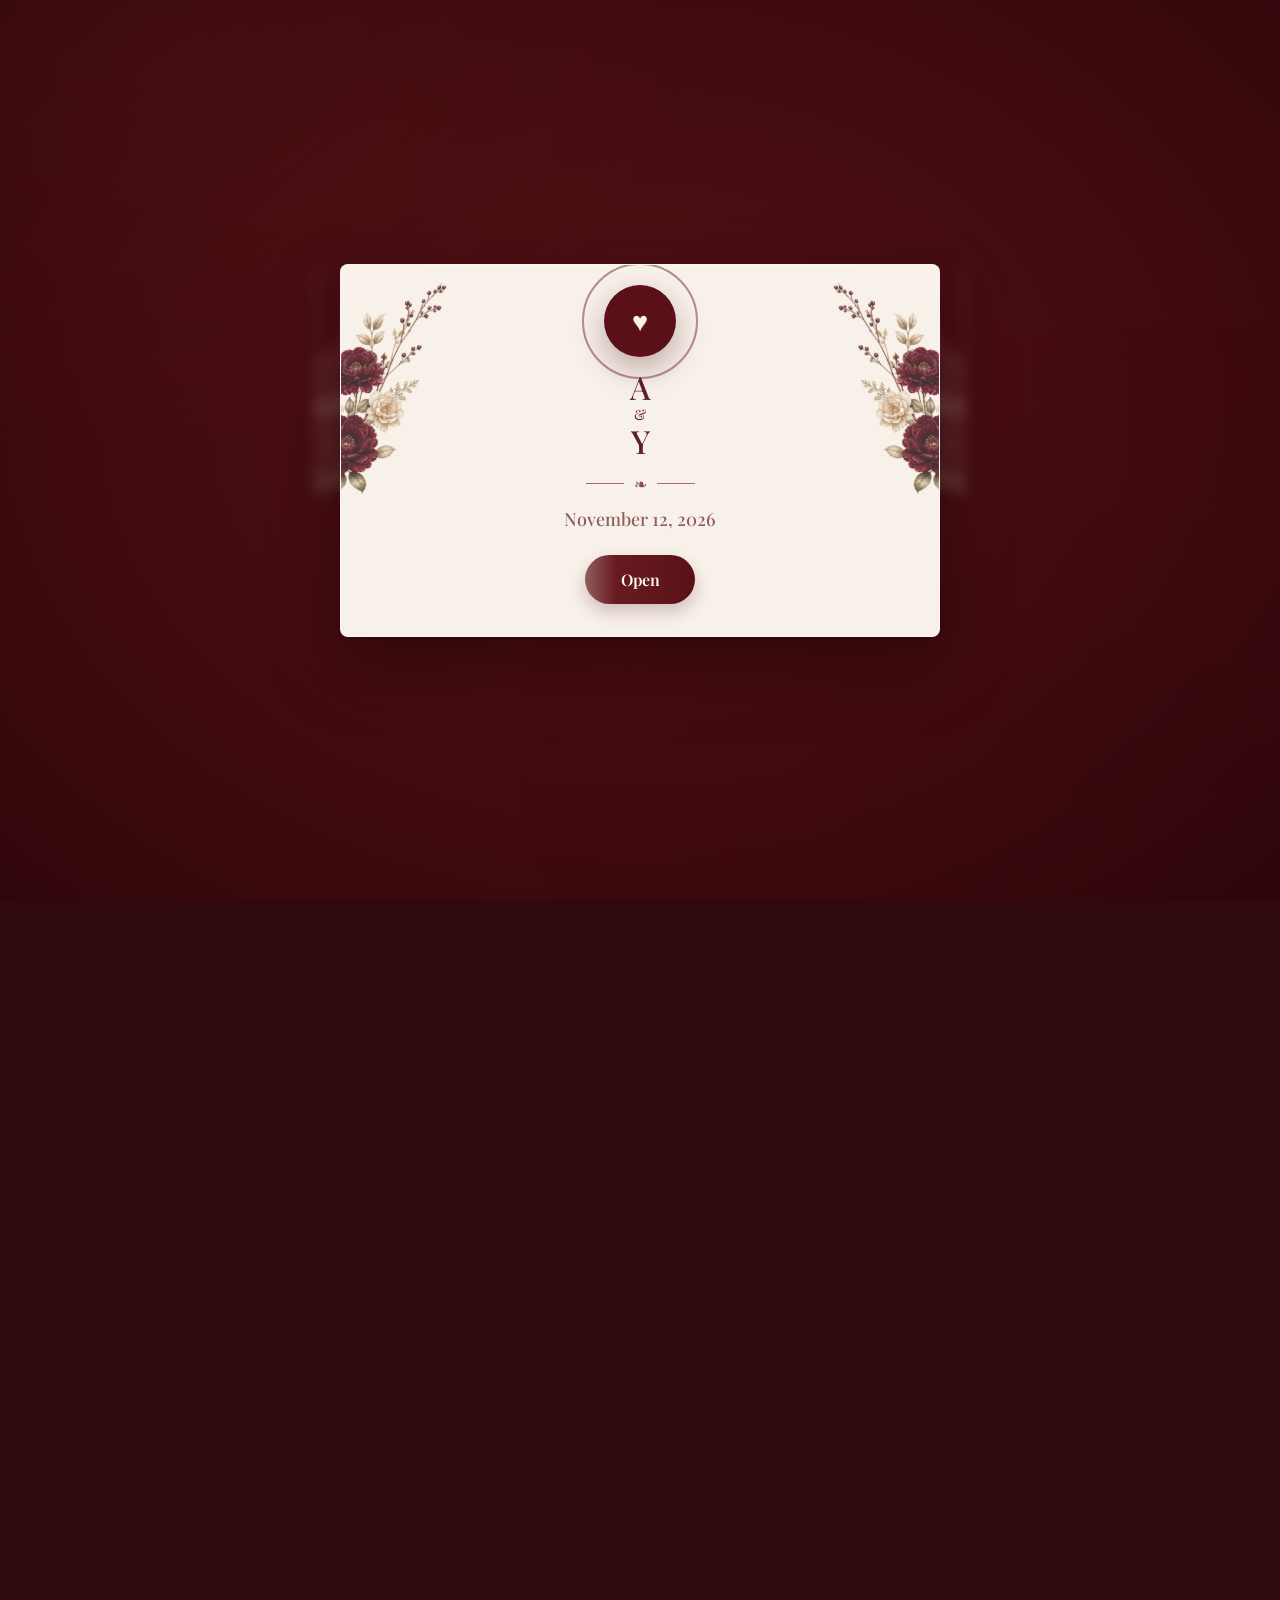
<file: index.html>
<!doctype html>
<html lang="en">
<head>
  <meta charset="utf-8">
  <meta name="viewport" content="width=device-width, initial-scale=1">
  <meta name="theme-color" content="#f5f0e8">
  <meta name="description" content="Join us on November 12, 2026 to celebrate the engagement of Ahmed &amp; Yasmeen.">
  <title>Ahmed Salah &amp; Yasmeen Hassan — Engagement Invitation</title>
  <link rel="canonical" href="https://abdo-salah-ui.github.io/Ahmed-Yasmeen-Engagement/">
  <meta property="og:type" content="website">
  <meta property="og:site_name" content="Ahmed &amp; Yasmeen">
  <meta property="og:title" content="Ahmed &amp; Yasmeen — November 12, 2026">
  <meta property="og:description" content="Join us on November 12, 2026 to celebrate the engagement of Ahmed &amp; Yasmeen.">
  <meta property="og:url" content="https://abdo-salah-ui.github.io/Ahmed-Yasmeen-Engagement/">
  <meta property="og:image" content="https://abdo-salah-ui.github.io/Ahmed-Yasmeen-Engagement/share-preview.png?v=20261105">
  <meta property="og:image:secure_url" content="https://abdo-salah-ui.github.io/Ahmed-Yasmeen-Engagement/share-preview.png?v=20261105">
  <meta property="og:image:type" content="image/png">
  <meta property="og:image:width" content="1200">
  <meta property="og:image:height" content="630">
  <meta property="og:image:alt" content="Save the date — Ahmed Salah and Yasmeen Hassan, November 12, 2026">
  <meta name="twitter:card" content="summary_large_image">
  <meta name="twitter:title" content="Ahmed &amp; Yasmeen — November 12, 2026">
  <meta name="twitter:description" content="Join us on November 12, 2026 to celebrate the engagement of Ahmed &amp; Yasmeen.">
  <meta name="twitter:image" content="https://abdo-salah-ui.github.io/Ahmed-Yasmeen-Engagement/share-preview.png?v=20261105">
  <link rel="icon" type="image/svg+xml" href="favicon.svg">
  <link rel="stylesheet" href="styles.css?v=20261104-centered-title-1">
  <link rel="stylesheet" href="floral-accents.css?v=20261104-mobile-polish">
  <script src="script.js?v=20261104-guestbook-approval" defer></script>
</head>
<body class="intro-locked">
  <div class="page-wash" aria-hidden="true"></div>

  <section class="opening" id="opening" aria-label="Open the engagement invitation">
    <div class="floating-hearts" aria-hidden="true">
      <span style="--x:6%;--y:29%;--delay:-4s;--size:16px">♥</span><span style="--x:11%;--y:61%;--delay:-1s;--size:12px">♥</span>
      <span style="--x:24%;--y:17%;--delay:-7s;--size:10px">♥</span><span style="--x:34%;--y:76%;--delay:-3s;--size:15px">♥</span>
      <span style="--x:53%;--y:14%;--delay:-8s;--size:13px">♥</span><span style="--x:67%;--y:81%;--delay:-2s;--size:11px">♥</span>
      <span style="--x:77%;--y:22%;--delay:-6s;--size:9px">♥</span><span style="--x:87%;--y:66%;--delay:-5s;--size:17px">♥</span>
      <span style="--x:95%;--y:38%;--delay:-9s;--size:13px">♥</span><span style="--x:45%;--y:91%;--delay:-6s;--size:10px">♥</span>
      <span style="--x:3%;--y:48%;--delay:-2.8s;--size:12px">♥</span><span style="--x:18%;--y:82%;--delay:-6.3s;--size:16px">♥</span>
      <span style="--x:29%;--y:39%;--delay:-1.7s;--size:10px">♥</span><span style="--x:37%;--y:12%;--delay:-4.6s;--size:14px">♥</span>
      <span style="--x:41%;--y:68%;--delay:-7.2s;--size:11px">♥</span><span style="--x:58%;--y:38%;--delay:-3.4s;--size:17px">♥</span>
      <span style="--x:62%;--y:92%;--delay:-.8s;--size:10px">♥</span><span style="--x:73%;--y:57%;--delay:-5.7s;--size:13px">♥</span>
      <span style="--x:82%;--y:8%;--delay:-2.1s;--size:11px">♥</span><span style="--x:91%;--y:17%;--delay:-7.6s;--size:15px">♥</span>
      <span style="--x:98%;--y:83%;--delay:-3.9s;--size:12px">♥</span><span style="--x:25%;--y:94%;--delay:-5.1s;--size:9px">♥</span>
    </div>
    <div class="invite-cover" id="inviteCover" aria-label="Ahmed Salah and Yasmeen Hassan engagement invitation">
      <img class="cover-flora cover-flora-left" src="assets/cover-flower.png" alt="" aria-hidden="true">
      <img class="cover-flora cover-flora-right" src="assets/cover-flower.png" alt="" aria-hidden="true">
      <div class="cover-heart" aria-hidden="true"><span>♥</span></div>
      <div class="cover-initials" aria-label="Ahmed Salah and Yasmeen Hassan"><span data-initial-one>A</span><i>&amp;</i><span data-initial-two>Y</span></div>
      <div class="cover-divider" aria-hidden="true"><span></span><b>❧</b><span></span></div>
      <p class="opening-date" data-cover-date>November 12, 2026</p>
      <button class="button button-dark open-button" id="openInvitation" type="button">Open</button>
    </div>
  </section>

  <section class="envelope-reveal" id="envelopeReveal" aria-hidden="true" aria-label="The engagement invitation envelope opening">
    <div class="envelope-scene" id="envelopeScene">
      <p class="envelope-save-date">SAVE THE DATE</p>
      <div class="envelope-wrap" aria-hidden="true">
        <div class="envelope-open-flap">
          <svg class="flap-stitching" viewBox="0 0 440 200" preserveAspectRatio="none" aria-hidden="true">
            <path d="M8 192 L220 10 L432 192" />
            <path d="M19 192 L220 20 L421 192" />
          </svg>
        </div>
        <div class="envelope-back"></div>
        <article class="envelope-letter">
          <span class="letter-eyebrow">TOGETHER WITH THEIR FAMILIES</span>
          <h2><span data-couple-one>Ahmed Salah</span><i>&amp;</i><span data-couple-two>Yasmeen Hassan</span></h2>
          <span class="letter-ornament" aria-hidden="true">✦　❧　✦</span>
          <p data-cover-date>November 12, 2026</p>
          <p class="letter-time" data-time-label>6:00 PM</p>
        </article>
        <div class="envelope-side envelope-side-left"></div>
        <div class="envelope-side envelope-side-right"></div>
        <div class="envelope-bottom-flap"></div>
        <div class="envelope-top-flap">
          <svg class="flap-stitching" viewBox="0 0 440 200" preserveAspectRatio="none" aria-hidden="true">
            <path d="M8 8 L220 190 L432 8" />
            <path d="M19 8 L220 180 L421 8" />
          </svg>
        </div>
        <img class="envelope-flower envelope-flower-left" src="assets/cover-flower-echo.png" alt="">
        <img class="envelope-flower envelope-flower-right" src="assets/cover-flower-echo-right.png" alt="">
        <div class="envelope-seal"><span>♡</span></div>
        <i class="seal-spark spark-one" aria-hidden="true">✦</i>
        <i class="seal-spark spark-two" aria-hidden="true">✧</i>
        <i class="seal-spark spark-three" aria-hidden="true">✦</i>
        <i class="seal-spark spark-four" aria-hidden="true">✧</i>
      </div>
    </div>
    <div class="opening-confetti" id="openingConfetti" aria-hidden="true"></div>
  </section>

  <main class="invitation" id="invitation" aria-hidden="true">
    <header class="site-header">
      <a class="wordmark" href="#top" aria-label="Back to the top"><span class="wordmark-mark" aria-hidden="true">♡</span><span data-couple-short>Ahmed Salah &amp; Yasmeen Hassan</span><span class="wordmark-mark" aria-hidden="true">♡</span></a>
      <nav class="header-actions" aria-label="Invitation actions">
        <a class="nav-link" href="#details">The day</a>
        <a class="nav-link" href="#rsvp">RSVP</a>
        <a class="nav-link" href="#guestbook">Guestbook</a>
        <button class="music-button" id="musicToggle" type="button" aria-pressed="false" hidden>
          <span class="music-dot" aria-hidden="true"></span><span id="musicLabel">Play music</span>
        </button>
      </nav>
    </header>

    <section class="hero section-wrap" id="top">
      <div class="hero-copy">
        <p class="eyebrow"><span class="eyebrow-line"></span> A day to remember <span class="eyebrow-line"></span></p>
        <h1><span data-couple-one>Ahmed Salah</span><span class="ampersand">&amp;</span><span data-couple-two>Yasmeen Hassan</span></h1>
        <p class="hero-message">Together with our families,<br>we invite you to share in our joy.</p>
        <div class="hero-date"><span class="tiny-flower" aria-hidden="true">✳</span><span data-date-label>[Engagement date]</span><span class="tiny-flower" aria-hidden="true">✳</span></div>
        <a class="text-link" href="#details">Explore the invitation <span aria-hidden="true">↓</span></a>
      </div>

    </section>

    <section class="celebration-section" aria-label="Engagement date and time">
      <div class="celebration-panel section-wrap">
        <article class="detail-card ceremony-card rsvp-event-card" aria-label="Engagement date and time">
          <span class="detail-number">01 <span>—</span> THE CELEBRATION</span>
          <span class="detail-icon" aria-hidden="true">✧</span>
          <h3>Our engagement day</h3>
          <p class="detail-primary" data-date-label>Thursday, 12 November 2026</p>
          <p class="detail-secondary" data-time-label>6:00 PM</p>
        </article>
        <div class="event-rsvp-divider" aria-hidden="true"><span>✦</span></div>
      </div>
    </section>

    <section class="countdown-section section-wrap" aria-labelledby="countdown-title">
      <div class="section-heading compact-heading"><p class="eyebrow">The moment is getting closer</p><h2 id="countdown-title">Counting down to our day</h2></div>
      <div class="countdown" id="countdown" aria-label="Countdown to the engagement">
        <div class="count-unit"><strong id="days">--</strong><span>Days</span></div><span class="count-separator" aria-hidden="true">✳</span>
        <div class="count-unit"><strong id="hours">--</strong><span>Hours</span></div><span class="count-separator" aria-hidden="true">✳</span>
        <div class="count-unit"><strong id="minutes">--</strong><span>Minutes</span></div><span class="count-separator" aria-hidden="true">✳</span>
        <div class="count-unit"><strong id="seconds">--</strong><span>Seconds</span></div>
      </div>
      <p class="countdown-note" id="countdownNote">Add the engagement date in <code>script.js</code> to start the countdown.</p>
    </section>

    <section class="details-section section-wrap" id="details" aria-labelledby="details-title">
      <div class="section-heading"><p class="eyebrow">Find the way to us</p><h2 id="details-title">Our home, our celebration</h2><p class="section-intro">We can’t wait to welcome you. Here’s the house address and map.</p></div>
      <div class="details-grid">
        <article class="map-card" aria-label="House address and map">
          <a class="map-art" id="mapPreviewLink" href="https://maps.app.goo.gl/fbrRFj5WJJnfXKky5" target="_blank" rel="noopener noreferrer" aria-label="Open the engagement location in Google Maps">
            <img src="assets/venue-map.png" alt="Map pin showing the selected location beside a lake">
          </a>
          <div class="map-card-footer">
            <div><span class="map-caption">HOUSE ADDRESS</span><strong>Lake Dream Compound, T29</strong></div>
            <a class="map-link" id="mapLink" href="https://maps.app.goo.gl/fbrRFj5WJJnfXKky5" target="_blank" rel="noopener noreferrer">Open in Maps <span aria-hidden="true">↗</span></a>
          </div>
        </article>
      </div>
    </section>

    <section class="rsvp-section" id="rsvp" aria-labelledby="rsvp-title">
      <div class="rsvp-decoration" aria-hidden="true">✳</div>
      <div class="rsvp-inner section-wrap">
        <p class="eyebrow">Kindly reply</p><h2 id="rsvp-title">Will you celebrate<br>with us?</h2>
        <p class="rsvp-copy">Your presence would mean the world to us. Please send your reply below. It will be saved privately for the couple.</p>
        <form class="rsvp-form" id="rsvpForm">
          <label class="form-field"><span>Your name</span><input name="guestName" maxlength="100" autocomplete="name" placeholder="Write your name" required></label>
          <div class="form-row">
            <label class="form-field"><span>Your reply</span><select name="attendance" required><option value="" selected disabled>Please choose</option><option value="joyfully accepts">Joyfully accepts</option><option value="regretfully declines">Regretfully declines</option></select></label>
            <label class="form-field"><span>Number of guests</span><input name="guests" type="number" min="1" max="10" value="1" inputmode="numeric"></label>
          </div>
          <label class="form-field"><span>A note for the couple <em>(optional)</em></span><textarea name="note" rows="3" maxlength="500" placeholder="Share a little message"></textarea></label>
          <button class="button button-light" type="submit">Send your RSVP <span aria-hidden="true">↗</span></button>
          <p class="form-note" id="rsvpStatus" role="status" aria-live="polite">Please reply by <span data-rsvp-deadline>[RSVP deadline]</span>. Your reply will be visible only to the couple.</p>
        </form>
      </div>
    </section>

    <section class="guestbook-section" id="guestbook" aria-labelledby="guestbook-title">
      <div class="guestbook-grid section-wrap">
        <div class="guestbook-intro">
          <p class="eyebrow">A little note to remember</p>
          <h2 id="guestbook-title">Leave us a little love</h2>
          <p>Share a wish, a memory, or a few kind words. Approved messages will be visible to everyone who visits this invitation.</p>
          <div class="guestbook-count"><span id="guestbookCount">0</span> notes from our guests</div>
        </div>
        <div class="guestbook-panel">
          <form class="guestbook-form" id="guestbookForm">
            <label class="form-field"><span>Your name</span><input name="guestName" maxlength="60" autocomplete="name" placeholder="Write your name" required></label>
            <label class="form-field"><span>Your message</span><textarea name="message" rows="4" maxlength="500" placeholder="Write a wish for the couple" required></textarea></label>
            <div class="guestbook-form-bottom"><small>Up to 500 characters</small><button class="button button-dark" type="submit">Post your message <span aria-hidden="true">↗</span></button></div>
            <p class="guestbook-status" id="guestbookStatus" role="status" aria-live="polite">The guestbook is getting ready.</p>
          </form>
          <div class="guestbook-feed" id="guestbookMessages" aria-live="polite" aria-label="Guest messages">
            <p class="guestbook-empty" id="guestbookEmpty">Be the first to leave a message.</p>
          </div>
        </div>
      </div>
    </section>

    <footer class="site-footer section-wrap">
      <div class="footer-monogram" data-monogram>♡</div>
      <p class="footer-names"><span data-couple-one>Ahmed Salah</span> <i>&amp;</i> <span data-couple-two>Yasmeen Hassan</span></p>
      <p class="footer-thanks">We can’t wait to celebrate with you.</p>
      <div class="footer-bottom"><span>MADE WITH LOVE</span><button class="share-button" id="shareButton" type="button">Share invitation <span aria-hidden="true">↗</span></button><span id="copyrightYear">2026</span></div>
    </footer>
  </main>
  <audio id="engagementMusic" loop preload="none"></audio>
</body>
</html>
</file>
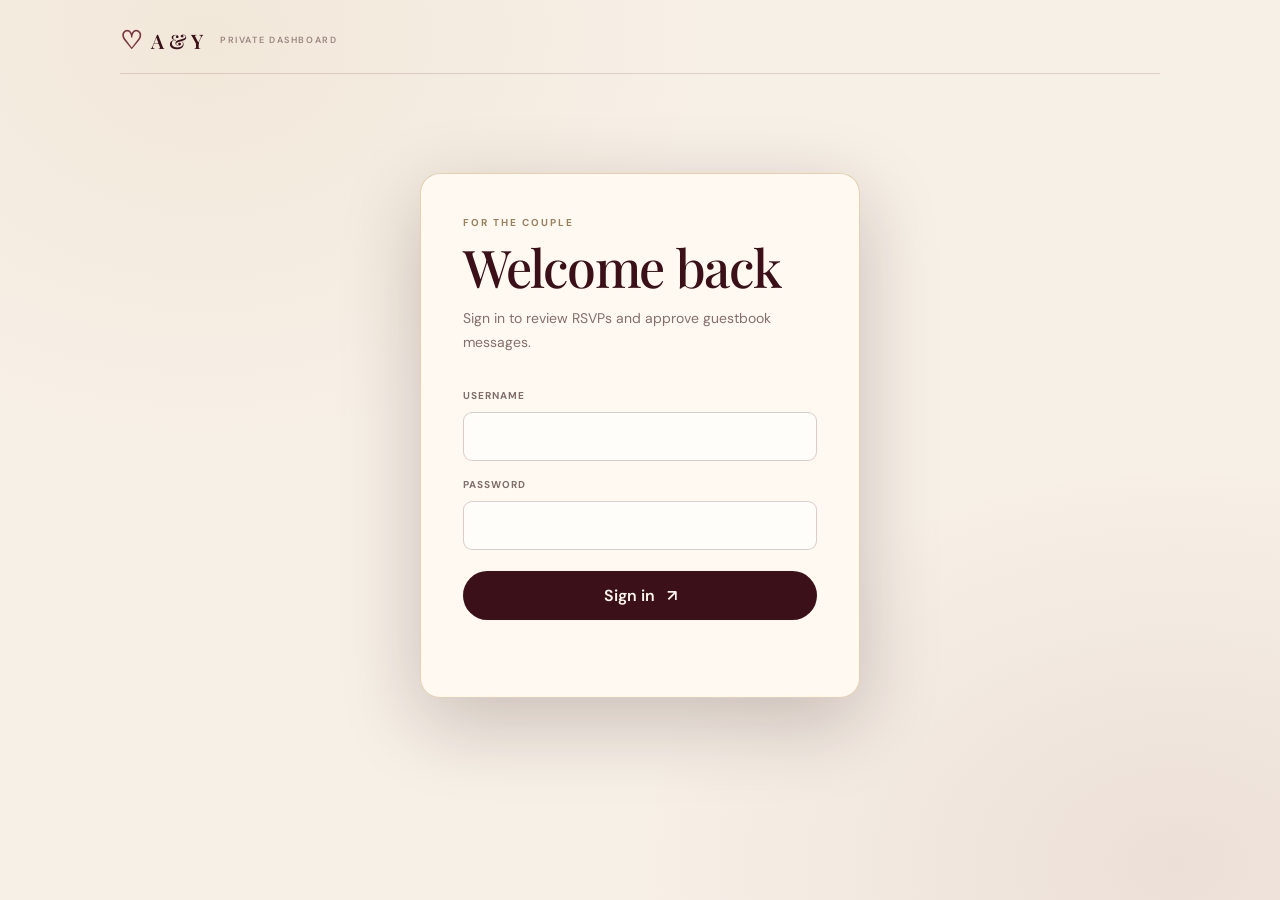
<file: admin.html>
<!doctype html>
<html lang="en">
<head>
  <meta charset="utf-8">
  <meta name="viewport" content="width=device-width, initial-scale=1">
  <meta name="robots" content="noindex, nofollow">
  <meta name="theme-color" content="#3b1019">
  <title>A &amp; Y — Private Dashboard</title>
  <link rel="icon" href="favicon.svg" type="image/svg+xml">
  <link rel="stylesheet" href="admin.css?v=20261104-2">
  <script src="admin.js?v=20261104-2" defer></script>
</head>
<body>
  <main class="admin-shell">
    <header class="admin-topbar">
      <a class="admin-brand" href="./" aria-label="Back to the invitation"><span class="brand-heart">♡</span> A &amp; Y <span class="brand-subtitle">PRIVATE DASHBOARD</span></a>
      <button class="text-button" id="signOutButton" type="button" hidden>Sign out</button>
    </header>

    <section class="login-card" id="loginPanel" aria-labelledby="loginTitle">
      <p class="eyebrow">For the couple</p>
      <h1 id="loginTitle">Welcome back</h1>
      <p class="intro-copy">Sign in to review RSVPs and approve guestbook messages.</p>
      <form id="loginForm" class="login-form">
        <label for="username">Username</label>
        <input id="username" name="username" autocomplete="username" required>
        <label for="password">Password</label>
        <input id="password" name="password" type="password" autocomplete="current-password" required>
        <button class="primary-button" type="submit">Sign in <span aria-hidden="true">↗</span></button>
      </form>
      <p class="status" id="loginStatus" role="status" aria-live="polite"></p>
    </section>

    <section class="dashboard" id="dashboardPanel" hidden aria-labelledby="dashboardTitle">
      <div class="dashboard-heading">
        <div>
          <p class="eyebrow">Ahmed &amp; Yasmeen</p>
          <h1 id="dashboardTitle">Your guests</h1>
          <p class="intro-copy">Review every reply and choose which guestbook notes become public.</p>
        </div>
        <button class="outline-button" id="refreshButton" type="button"><span aria-hidden="true">↻</span> Refresh</button>
      </div>

      <details class="account-settings">
        <summary><span>Account settings</span><span class="settings-hint">Change password</span></summary>
        <p class="settings-copy">Choose a new password for the shared dashboard account. You will need to sign in with it next time.</p>
        <form id="passwordForm" class="password-form">
          <div class="password-field">
            <label for="newPassword">New password</label>
            <input id="newPassword" name="newPassword" type="password" autocomplete="new-password" minlength="6" required>
          </div>
          <div class="password-field">
            <label for="confirmPassword">Confirm new password</label>
            <input id="confirmPassword" name="confirmPassword" type="password" autocomplete="new-password" minlength="6" required>
          </div>
          <button class="outline-button" id="updatePasswordButton" type="submit">Update password</button>
        </form>
        <p class="settings-status" id="passwordStatus" role="status" aria-live="polite"></p>
      </details>

      <div class="summary-grid" aria-label="Guest response totals">
        <article class="summary-card"><span class="summary-label">RSVPs</span><strong id="rsvpTotal">0</strong><small id="rsvpYesNo">0 attending · 0 unable</small></article>
        <article class="summary-card"><span class="summary-label">Guestbook</span><strong id="guestbookTotal">0</strong><small><span id="pendingTotal">0</span> waiting for approval</small></article>
      </div>

      <div class="dashboard-tabs" role="tablist" aria-label="Guest responses">
        <button class="tab-button is-active" id="rsvpTab" type="button" role="tab" aria-selected="true" aria-controls="rsvpPanel">RSVPs <span id="rsvpTabCount">0</span></button>
        <button class="tab-button" id="guestbookTab" type="button" role="tab" aria-selected="false" aria-controls="guestbookPanel">Guestbook <span id="guestbookTabCount">0</span></button>
      </div>

      <p class="dashboard-status" id="dashboardStatus" role="status" aria-live="polite"></p>

      <section class="response-panel" id="rsvpPanel" role="tabpanel" aria-labelledby="rsvpTab">
        <div class="panel-heading"><div><p class="eyebrow">Private responses</p><h2>RSVPs</h2></div></div>
        <div class="response-list" id="rsvpList"><p class="empty-state">Sign in to load replies.</p></div>
      </section>

      <section class="response-panel" id="guestbookPanel" role="tabpanel" aria-labelledby="guestbookTab" hidden>
        <div class="panel-heading"><div><p class="eyebrow">Review before sharing</p><h2>Guestbook notes</h2></div>
          <label class="toggle-label"><input id="showApprovedOnly" type="checkbox"> <span>Waiting only</span></label>
        </div>
        <div class="response-list" id="guestbookList"><p class="empty-state">Sign in to load messages.</p></div>
      </section>
      <footer class="admin-footer">Only the couple can access this dashboard. Approved guestbook messages appear on the invitation.</footer>
    </section>
  </main>
</body>
</html>
</file>
<file: styles.css>
@import url('https://fonts.googleapis.com/css2?family=Allura&family=DM+Sans:wght@400;500;600;700&family=Playfair+Display:ital,wght@0,500;0,600;1,500;1,600&display=swap');

:root {
  color-scheme: light;
  --paper: #f5f0e8;
  --paper-deep: #ede4d7;
  --ink: #272b29;
  --muted: #77766e;
  --plum: #6b374b;
  --plum-dark: #482634;
  --rose: #b77578;
  --gold: #bd9d67;
  --olive: #777c61;
  --line: rgba(39, 43, 41, .16);
  --wine-bg: #30090f;
  --wine-mid: #4a1119;
  --wine-soft: #641f2a;
  --text-on-wine: #f7eee5;
  --muted-on-wine: #d1bfba;
  --gold-on-wine: #d8c18f;
  --rose-on-wine: #d7a5a2;
  --line-on-wine: rgba(247, 238, 229, .2);
  --serif: 'Playfair Display', Georgia, 'Times New Roman', serif;
  --sans: 'DM Sans', Arial, sans-serif;
}

* { box-sizing: border-box; }
[hidden] { display: none !important; }
html { scroll-behavior: smooth; scroll-padding-top: 76px; }
html.instant-scroll { scroll-behavior: auto !important; }
body { margin: 0; background: var(--paper); color: var(--ink); font-family: var(--sans); -webkit-font-smoothing: antialiased; }
body.intro-locked { height: 100vh; height: 100svh; overflow: hidden; overscroll-behavior: none; }
button, input, select, textarea { font: inherit; }
button, a { -webkit-tap-highlight-color: transparent; }
a { color: inherit; }
.page-wash { position: fixed; inset: 0; z-index: -1; pointer-events: none; background: radial-gradient(ellipse at 50% 12%, rgba(255,255,255,.72), transparent 54%), radial-gradient(ellipse at 95% 88%, rgba(196,177,145,.12), transparent 34%); }

/* Animated invitation cover */
.opening { position: relative; isolation: isolate; min-height: 100svh; display: grid; place-items: center; overflow: hidden; padding: 22px; background: radial-gradient(ellipse at 50% 46%, #521116 0%, #420b10 55%, #30060a 100%); text-align: center; transition: opacity .85s ease, transform .85s ease, visibility .85s; }
.opening::before { content: ''; position: absolute; z-index: -1; inset: 0; opacity: .35; background: radial-gradient(ellipse at 12% 5%, rgba(192,83,75,.18), transparent 35%), radial-gradient(ellipse at 94% 84%, rgba(20,0,3,.28), transparent 42%); }
.opening::after { content: ''; position: absolute; z-index: 0; top: 50%; left: 50%; width: min(650px, calc(100vw - 6px)); height: 373px; transform: translate(-50%, -50%); background-image: url('assets/cover-flower-echo.png'), url('assets/cover-flower-echo-right.png'); background-repeat: no-repeat; background-position: left top, right top; background-size: 125px 236px, 125px 236px; filter: blur(7px); opacity: .36; pointer-events: none; animation: floral-echo 4.4s ease-in-out infinite; }
@keyframes floral-echo { 0%, 100% { opacity: .28; filter: blur(9px); transform: translate(-50%, -50%) scale(.98); } 50% { opacity: .55; filter: blur(5px); transform: translate(-50%, -50%) scale(1.025); } }
.floating-hearts { position: absolute; inset: 0; overflow: hidden; pointer-events: none; }
.floating-hearts span { position: absolute; left: var(--x); top: var(--y); color: #b88437; font-size: var(--size); opacity: 0; text-shadow: 0 0 12px rgba(231,191,136,.15); animation: heart-drift 7.5s ease-in-out infinite; animation-delay: var(--delay); }
.floating-hearts span:nth-child(3n) { color: #8f2430; }
.floating-hearts span:nth-child(4n) { color: #e2d5c4; }
@keyframes heart-drift { 0%, 100% { opacity: 0; transform: translate3d(0, 18px, 0) rotate(-14deg) scale(.75); } 18%, 72% { opacity: .62; } 50% { transform: translate3d(12px, -35px, 0) rotate(12deg) scale(1); } 82% { opacity: .22; transform: translate3d(-7px, -65px, 0) rotate(-5deg) scale(.85); } }
.invite-cover { position: relative; z-index: 1; width: min(600px, calc(100vw - 36px)); min-height: 373px; display: flex; flex-direction: column; align-items: center; padding: 20px 20px 30px; overflow: hidden; border: 1px solid rgba(255,255,255,.35); border-radius: 8px; background: #f8f1ea; box-shadow: 0 28px 70px rgba(22,0,3,.4), 0 2px 12px rgba(0,0,0,.12); color: var(--plum-dark); animation: cover-appear .9s cubic-bezier(.18,.7,.2,1) both; transition: transform .62s cubic-bezier(.2,.7,.2,1), opacity .55s ease, filter .55s ease; }
@keyframes cover-appear { from { opacity: 0; transform: translateY(24px) scale(.97); } to { opacity: 1; transform: none; } }
.invite-cover.is-opening { transform-origin: center 12%; animation: cover-open .72s cubic-bezier(.18,.75,.3,1) both; }
@keyframes cover-open {
  0% { opacity: 1; transform: perspective(900px) rotateX(0) translateY(0) scale(1); filter: blur(0) brightness(1); }
  24% { transform: perspective(900px) rotateX(-8deg) translateY(-5px) scale(1.025); filter: blur(0) brightness(1.08); }
  100% { opacity: 0; transform: perspective(900px) rotateX(11deg) translateY(-19px) scale(.92); filter: blur(3px) brightness(1.06); }
}
.cover-flora { position: absolute; z-index: 2; top: 0; width: 125px; height: 236px; pointer-events: none; }
.cover-flora-left { left: -12px; }
.cover-flora-right { right: -12px; transform: scaleX(-1); }
.cover-heart { position: relative; z-index: 3; flex: 0 0 auto; width: 72px; height: 72px; display: grid; place-items: center; border-radius: 50%; background: #5b1017; color: #fbf3eb; font-size: 1.7rem; box-shadow: 0 12px 32px rgba(68,10,17,.32); animation: seal-pulse 1.8s ease-out infinite; }
.cover-heart::before, .cover-heart::after { content: ''; position: absolute; inset: -22px; border: 2px solid rgba(112,45,52,.3); border-radius: 50%; pointer-events: none; animation: heart-ripple 2.5s ease-out infinite; }
.cover-heart::after { animation-delay: 1.25s; }
@keyframes heart-ripple { 0% { transform: scale(.82); opacity: .48; } 72% { opacity: .2; } 100% { transform: scale(1.4); opacity: 0; } }
.cover-heart span { display: block; transform-origin: center; animation: heart-beat 1.45s cubic-bezier(.36,.07,.19,.97) infinite; filter: drop-shadow(0 1px 1px rgba(255,245,231,.14)); }
.invite-cover.is-opening .cover-heart { animation: heart-bloom-open .72s cubic-bezier(.2,.85,.35,1) both; }
@keyframes heart-bloom-open { 0% { transform: scale(1); } 28% { transform: scale(2.05); } 44% { transform: scale(1.72); } 100% { transform: scale(2.3); opacity: .2; } }
.invite-cover.is-opening .cover-flora-left { transform-origin: left center; animation: flower-bloom-left .72s cubic-bezier(.2,.8,.3,1) both; }
.invite-cover.is-opening .cover-flora-right { transform-origin: right center; animation: flower-bloom-right .72s cubic-bezier(.2,.8,.3,1) both; }
@keyframes flower-bloom-left { 0% { transform: scale(1); opacity: 1; } 36% { transform: translate(-6px,-7px) scale(1.35) rotate(-4deg); opacity: 1; } 100% { transform: translate(-15px,-18px) scale(1.75) rotate(-8deg); opacity: .2; } }
@keyframes flower-bloom-right { 0% { transform: scaleX(-1) scale(1); opacity: 1; } 36% { transform: translate(6px,-7px) scaleX(-1) scale(1.35) rotate(4deg); opacity: 1; } 100% { transform: translate(15px,-18px) scaleX(-1) scale(1.75) rotate(8deg); opacity: .2; } }
.opening-confetti { position: absolute; z-index: 4; inset: 0; overflow: hidden; pointer-events: none; }
.confetti-piece { position: absolute; top: 50%; left: 50%; display: block; width: var(--confetti-size); height: calc(var(--confetti-size) * 1.35); border-radius: 2px; background: var(--confetti-color); opacity: 0; box-shadow: 0 1px 4px rgba(50,5,10,.12); }
.confetti-dot { height: var(--confetti-size); border-radius: 50%; }
.confetti-petal { border-radius: 85% 15% 85% 15%; }
.confetti-star { clip-path: polygon(50% 0%, 62% 35%, 100% 50%, 63% 63%, 50% 100%, 37% 63%, 0% 50%, 37% 37%); }
.envelope-reveal.is-celebrating .confetti-piece { animation: confetti-burst 1.08s cubic-bezier(.12,.68,.25,1) var(--confetti-delay) both; }
@keyframes confetti-burst { 0% { opacity: 0; transform: translate(-50%,-50%) scale(.2) rotate(0); } 12% { opacity: .96; } 100% { opacity: 0; transform: translate(calc(-50% + var(--confetti-x)),calc(-50% + var(--confetti-y))) scale(.65) rotate(var(--confetti-rotate)); } }
@keyframes heart-beat { 0%, 30%, 100% { transform: scale(1); } 9% { transform: scale(1.18); } 18% { transform: scale(.98); } 24% { transform: scale(1.13); } }
@keyframes seal-pulse { 0%, 100% { box-shadow: 0 10px 28px rgba(68,10,17,.27), 0 0 0 0 rgba(112,28,35,.12); } 50% { box-shadow: 0 10px 30px rgba(68,10,17,.34), 0 0 0 8px rgba(112,28,35,0); } }
.cover-initials { position: relative; z-index: 3; display: grid; justify-items: center; margin-top: 14px; color: #5d2026; font: 500 2rem/.99 var(--serif); }
.cover-initials i { margin: 4px 0; color: #702b31; font-size: .9rem; font-style: normal; }
.cover-divider { position: relative; z-index: 3; display: flex; align-items: center; justify-content: center; gap: 10px; margin-top: 16px; color: #8f4d4e; }
.cover-divider span { width: 38px; height: 1px; background: #a66b68; }
.cover-divider b { font: 1rem var(--serif); }
.opening-date { position: relative; z-index: 3; margin: 13px 0 25px; color: #8e5d5d; font: 500 1.12rem var(--serif); }
.button { display: inline-flex; align-items: center; justify-content: center; gap: 22px; min-height: 52px; border: 0; padding: 0 26px; cursor: pointer; text-decoration: none; font-size: .72rem; font-weight: 600; letter-spacing: .07em; transition: background .2s ease, color .2s ease, transform .2s ease; }
.button:hover { transform: translateY(-2px); }
.button:disabled { opacity: .56; cursor: not-allowed; transform: none; }
.button:focus-visible, a:focus-visible, .music-button:focus-visible, .share-button:focus-visible { outline: 2px solid var(--gold); outline-offset: 4px; }
.button-dark { background: linear-gradient(90deg, #925d60 0%, #681a21 28%, #5b1017 100%); color: #fffaf4; }
.button-dark:hover { background: linear-gradient(90deg, #a87577 0%, #76252d 28%, #65141b 100%); }
.open-button { position: relative; z-index: 3; isolation: isolate; overflow: hidden; min-width: 110px; min-height: 49px; padding-inline: 28px; border-radius: 999px; font: 600 1rem var(--serif); letter-spacing: 0; box-shadow: 0 8px 17px rgba(62,12,17,.22); }
.open-button::after { content: ''; position: absolute; z-index: -1; top: -35%; bottom: -35%; left: 0; width: 31%; background: linear-gradient(90deg, transparent, rgba(255,255,255,.5), transparent); transform: translateX(-180%) skewX(-22deg); animation: button-shine 3.2s ease-in-out infinite; pointer-events: none; }
@keyframes button-shine { 0%, 48% { transform: translateX(-180%) skewX(-22deg); } 82%, 100% { transform: translateX(500%) skewX(-22deg); } }
.open-button:hover { transform: translateY(-2px) scale(1.035); }
.open-button:disabled::after { animation: none; }
body.has-opened .opening { position: absolute; inset: 0; z-index: -1; opacity: 0; visibility: hidden; transform: scale(1.025); pointer-events: none; }

/* A layered, animated envelope scene between the cover and invitation */
.envelope-reveal { position: fixed; z-index: 50; inset: 0; display: grid; place-items: center; overflow: hidden; padding: 12px; background: radial-gradient(ellipse at 50% 46%, #521116 0%, #420b10 55%, #30060a 100%); opacity: 0; visibility: hidden; pointer-events: none; transition: opacity .2s ease, visibility 0s linear .2s; }
.envelope-reveal::before { content: ''; position: absolute; z-index: 0; inset: 0; background: #f6f0e6; background-image: radial-gradient(ellipse at 50% 30%, rgba(255,255,255,.64), transparent 57%), repeating-linear-gradient(0deg, rgba(92,65,42,.018) 0 1px, transparent 1px 5px); clip-path: circle(0% at 50% 50%); pointer-events: none; }
.envelope-reveal.is-visible { opacity: 1; visibility: visible; transition: opacity .12s ease, visibility 0s; }
.envelope-reveal.is-visible::before { animation: paper-bloom 1.08s cubic-bezier(.16,1,.3,1) both; }
@keyframes paper-bloom { 0% { clip-path: circle(0% at 50% 50%); } 34% { clip-path: circle(30% at 50% 50%); } 100% { clip-path: circle(155% at 50% 50%); } }
.envelope-reveal.is-leaving { opacity: 0; visibility: hidden; transition: opacity .72s ease, visibility 0s linear .72s; }
.envelope-scene { position: relative; z-index: 1; width: min(100%, 760px); height: min(100vh, 760px); height: min(100svh, 760px); display: grid; place-items: center; isolation: isolate; }
.envelope-save-date { position: absolute; z-index: 2; top: clamp(18px, 4vh, 44px); left: 0; right: 0; margin: 0; color: #6a1721; font: 500 clamp(.7rem, 1.2vw, .9rem) var(--sans); letter-spacing: .34em; opacity: 0; }
.envelope-scene.is-opening .envelope-save-date { animation: title-settle .7s cubic-bezier(.2,.8,.25,1) .12s both; }
@keyframes title-settle { from { opacity: 0; transform: translateY(-10px); letter-spacing: .6em; } to { opacity: 1; transform: none; letter-spacing: .34em; } }
.envelope-wrap { position: relative; width: min(440px, calc(100vw - 72px)); aspect-ratio: 1.36; margin-top: 110px; transform-style: preserve-3d; visibility: hidden; }
.envelope-scene.is-opening .envelope-wrap { visibility: visible; animation: envelope-arrive .72s cubic-bezier(.17,.84,.22,1) .12s both; }
@keyframes envelope-arrive { 0% { transform: translateY(48px) scale(.78) rotate(-3deg); } 68% { transform: translateY(-6px) scale(1.02) rotate(.7deg); } 100% { transform: none; } }
.envelope-open-flap { position: absolute; z-index: 0; top: -61%; left: 0; width: 100%; height: 61%; clip-path: polygon(50% 0,100% 100%,0 100%); transform-origin: 50% 100%; background: linear-gradient(145deg,#4a0d15,#691823 56%,#3e0a11); opacity: 0; }
.envelope-scene.is-opening .envelope-open-flap { animation: open-flap-shows .72s cubic-bezier(.18,.78,.25,1) .36s both; }
@keyframes open-flap-shows { 0% { opacity: 0; transform: perspective(900px) rotateX(-52deg) scaleY(.72); } 55% { opacity: 1; transform: perspective(900px) rotateX(8deg) scaleY(1.03); } 100% { opacity: 1; transform: none; } }
.envelope-back { position: absolute; z-index: 1; inset: 0; border: 1px solid rgba(231,180,158,.28); border-radius: 5px; background: linear-gradient(145deg, #6e1823, #4b0e16 57%, #671822); box-shadow: 0 24px 36px rgba(57,13,18,.2), inset 0 0 35px rgba(25,0,4,.18); }
.envelope-back::after { content: ''; position: absolute; inset: 8px; border: 1px solid rgba(217,165,142,.14); border-radius: 2px; }
.envelope-letter { position: absolute; z-index: 2; top: 3%; left: 5%; right: 5%; height: 91%; display: flex; flex-direction: column; align-items: center; justify-content: center; gap: 8px; padding: 18px 12px; border: 1px solid rgba(133,94,67,.18); border-radius: 3px; background: linear-gradient(145deg,#fffaf2,#f0e3d4); box-shadow: 0 3px 16px rgba(25,0,4,.16); color: #54232a; text-align: center; opacity: 0; transform: translateY(47%); }
.envelope-scene.is-opening .envelope-letter { animation: letter-rise .98s cubic-bezier(.2,.75,.22,1) .62s both; }
@keyframes letter-rise { 0% { opacity: 0; transform: translateY(47%); } 24% { opacity: 1; transform: translateY(35%); } 100% { opacity: 1; transform: translateY(-28%); } }
.letter-eyebrow { width: 100%; color: #9a7266; font: 500 .48rem/1.3 var(--sans); letter-spacing: .14em; text-align: center; }
.envelope-letter h2 { display: grid; justify-items: center; gap: 1px; margin: 4px 0; font: 500 clamp(1.05rem, 2.4vw, 1.65rem)/1.08 var(--serif); }
.envelope-letter h2 i { color: #a67868; font-size: .72em; font-style: italic; }
.envelope-letter p { margin: 0; color: #8a625e; font: 500 clamp(.74rem, 1.4vw, .95rem) var(--serif); }
.letter-ornament { color: #aa795f; font-size: .8rem; letter-spacing: .16em; }
.letter-time { letter-spacing: .22em; text-transform: uppercase; font: 500 .58rem var(--sans) !important; }
.envelope-side { position: absolute; z-index: 3; inset: 0; background: linear-gradient(135deg,#76232a,#52121a 75%); }
.envelope-side-left { clip-path: polygon(0 0, 62% 50%, 0 100%); }
.envelope-side-right { clip-path: polygon(100% 0, 38% 50%, 100% 100%); background: linear-gradient(225deg,#74232b,#4b1018 78%); }
.envelope-bottom-flap { position: absolute; z-index: 4; inset: 0; clip-path: polygon(0 0,50% 48%,100% 0,100% 100%,0 100%); background: linear-gradient(155deg,#802630 0%,#611720 52%,#4e1018 100%); filter: drop-shadow(0 -2px 2px rgba(25,0,4,.22)); }
.envelope-bottom-flap::after { content: ''; position: absolute; inset: 1px; clip-path: polygon(0 0,50% 48%,100% 0,100% 100%,0 100%); border: 1px solid rgba(228,177,154,.18); }
.envelope-top-flap { position: absolute; z-index: 6; top: 0; left: 0; width: 100%; height: 61%; transform-origin: 50% 0; transform-style: preserve-3d; }
.envelope-top-flap::before, .envelope-top-flap::after { content: ''; position: absolute; inset: 0; clip-path: polygon(0 0,100% 0,50% 100%); backface-visibility: hidden; }
.envelope-top-flap::before { background: linear-gradient(145deg,#72202b,#4c1019 70%); }
.envelope-top-flap::after { background: linear-gradient(160deg,#421018,#631722 64%,#3f0c13); transform: rotateX(180deg); }
.flap-stitching { position: absolute; z-index: 1; inset: 0; width: 100%; height: 100%; overflow: visible; pointer-events: none; }
.flap-stitching path { fill: none; stroke: rgba(225,177,148,.55); stroke-width: 1.25; stroke-linecap: round; stroke-dasharray: 1 4; }
.flap-stitching path + path { stroke: rgba(225,177,148,.3); stroke-width: .9; stroke-dasharray: 1 5; }
.envelope-scene.is-opening .envelope-top-flap { animation: flap-lifts .78s cubic-bezier(.22,.72,.24,1) .18s both; }
@keyframes flap-lifts { 0% { opacity: 1; transform: perspective(900px) rotateX(0); } 48% { opacity: 1; transform: perspective(900px) rotateX(-104deg); } 85% { opacity: 1; transform: perspective(900px) rotateX(-160deg); } 100% { opacity: 0; transform: perspective(900px) rotateX(-178deg); } }
.envelope-flower { position: absolute; z-index: 7; height: auto; object-fit: contain; opacity: 0; pointer-events: none; }
.envelope-flower-left { top: 2%; left: 4%; width: clamp(72px, 17vw, 132px); transform-origin: 72% 80%; }
.envelope-flower-right { top: 2%; right: 4%; width: clamp(66px, 14vw, 116px); transform-origin: 35% 80%; }
.envelope-scene.is-opening .envelope-flower-left { animation: flower-arrives .92s cubic-bezier(.2,.8,.23,1) .38s both; }
.envelope-scene.is-opening .envelope-flower-right { animation: flower-arrives-right .88s cubic-bezier(.2,.8,.23,1) .52s both; }
@keyframes flower-arrives { 0% { opacity: 0; transform: translate(-18px,24px) scale(.55) rotate(-13deg); } 65% { opacity: 1; transform: translate(4px,-5px) scale(1.06) rotate(2deg); } 100% { opacity: 1; transform: none; } }
@keyframes flower-arrives-right { 0% { opacity: 0; transform: translate(18px,18px) scale(.55) rotate(12deg); } 65% { opacity: .82; transform: translate(-3px,-4px) scale(1.04) rotate(-2deg); } 100% { opacity: .82; transform: none; } }
.envelope-seal { position: absolute; z-index: 9; top: 68%; left: 50%; width: clamp(54px, 7vw, 70px); aspect-ratio: 1; display: grid; place-items: center; border: 2px solid rgba(255,232,167,.76); border-radius: 44% 48% 46% 51%; background: radial-gradient(circle at 32% 26%,#f1d28b,#b77d36 42%,#82521e 78%,#e6bb6b); box-shadow: inset 0 1px 3px rgba(255,248,212,.72), 0 7px 13px rgba(29,0,5,.38); color: #71451c; transform: translate(-50%,-50%) rotate(-7deg); }
.envelope-seal span { font: 2.2rem/1 var(--serif); text-shadow: 0 1px rgba(255,239,191,.7); }
.envelope-scene.is-opening .envelope-seal { animation: seal-cracks .54s cubic-bezier(.3,.75,.25,1) .28s both; }
@keyframes seal-cracks { 0%,35% { opacity: 1; transform: translate(-50%,-50%) rotate(-7deg) scale(1); } 52% { transform: translate(-50%,-50%) rotate(7deg) scale(1.12); } 100% { opacity: 0; transform: translate(-50%,-50%) rotate(18deg) scale(.2); filter: blur(3px); } }
.seal-spark { position: absolute; z-index: 10; top: 68%; left: 50%; color: #d9b66b; font: 1rem var(--serif); opacity: 0; pointer-events: none; }
.spark-one { --spark-x: -48px; --spark-y: -38px; --spark-turn: -45deg; }
.spark-two { --spark-x: 42px; --spark-y: -30px; --spark-turn: 35deg; }
.spark-three { --spark-x: -38px; --spark-y: 36px; --spark-turn: 65deg; }
.spark-four { --spark-x: 46px; --spark-y: 35px; --spark-turn: -60deg; }
.envelope-scene.is-opening .seal-spark { animation: wax-spark .72s ease-out .42s both; }
@keyframes wax-spark { 0% { opacity: 0; transform: translate(-50%,-50%) scale(.2); } 20% { opacity: 1; } 100% { opacity: 0; transform: translate(calc(-50% + var(--spark-x)),calc(-50% + var(--spark-y))) rotate(var(--spark-turn)) scale(1.25); } }
.envelope-scene.is-leaving .envelope-wrap { animation: envelope-floats-away .7s ease both; }
@keyframes envelope-floats-away { to { opacity: 0; transform: translateY(-20px) scale(1.06); filter: blur(4px); } }
.opening-confetti { position: absolute; z-index: 2; inset: 0; overflow: hidden; pointer-events: none; }

/* Main invitation */
.invitation { opacity: 0; visibility: hidden; transform: translateY(18px); transition: opacity .9s ease, transform .9s ease, visibility .9s; }
.invitation.is-visible { opacity: 1; visibility: visible; transform: none; }
.section-wrap { width: min(1080px, calc(100% - 56px)); margin-inline: auto; }
.site-header { height: 78px; width: min(1180px, calc(100% - 56px)); margin: 0 auto; display: flex; align-items: center; justify-content: space-between; border-bottom: 1px solid var(--line); }
.wordmark { display: inline-flex; align-items: center; gap: 10px; text-decoration: none; font: italic 1rem var(--serif); }
.wordmark-mark { color: var(--plum); font: 1.1rem var(--sans); }
.header-actions { display: flex; align-items: center; gap: 26px; }
.nav-link, .music-button { color: var(--ink); text-decoration: none; font-size: .68rem; letter-spacing: .06em; }
.nav-link:hover, .text-link:hover { color: var(--plum); }
.music-button { display: inline-flex; align-items: center; gap: 8px; border: 0; background: none; padding: 8px 0; cursor: pointer; }
.music-button[hidden] { display: none; }
.music-dot { width: 7px; height: 7px; border: 1px solid var(--plum); border-radius: 50%; }
.music-button[aria-pressed="true"] .music-dot { background: var(--plum); box-shadow: 0 0 0 4px rgba(107,55,75,.12); }

.hero { min-height: 610px; display: grid; grid-template-columns: 1fr 1fr; align-items: center; position: relative; padding-top: 38px; padding-bottom: 40px; }
.hero-copy { position: relative; z-index: 2; text-align: center; padding: 28px 0 30px; }
.eyebrow { color: var(--olive); margin: 0 0 20px; }
.eyebrow-line { display: inline-block; width: 27px; height: 1px; vertical-align: middle; background: var(--gold); margin: 0 10px; }
.hero h1 { display: grid; gap: 0; margin: 0; color: var(--plum-dark); font: 500 clamp(3.3rem, 6vw, 5.9rem)/.99 var(--serif); letter-spacing: -.055em; }
.hero h1 .ampersand { color: var(--rose); font: italic 400 .69em/.95 var(--serif); margin: 5px 0 7px; }
.hero-message { margin: 26px 0 18px; color: var(--muted); font: italic 1.08rem/1.65 var(--serif); }
.hero-date { display: flex; align-items: center; justify-content: center; gap: 13px; color: var(--ink); font-size: .69rem; letter-spacing: .12em; text-transform: uppercase; }
.tiny-flower { color: var(--gold); font-size: .8rem; }
.text-link { display: inline-flex; align-items: center; gap: 12px; color: var(--plum); font-size: .67rem; letter-spacing: .07em; text-decoration: none; border-bottom: 1px solid rgba(107,55,75,.35); padding: 0 0 7px; margin-top: 34px; }
.hero-art { position: relative; width: min(100%, 500px); height: 450px; justify-self: end; display: grid; place-items: center; color: var(--olive); }
.art-orbit { position: absolute; width: 390px; height: 390px; border: 1px solid rgba(189,157,103,.24); border-radius: 50%; }
.art-orbit-two { width: 330px; height: 330px; border-style: dashed; border-color: rgba(119,124,97,.24); }
.art-arch { position: relative; z-index: 1; width: 235px; height: 345px; padding: 12px; border: 1px solid var(--gold); border-radius: 140px 140px 3px 3px; background: rgba(255,252,246,.48); box-shadow: 0 17px 45px rgba(88,69,49,.09); }
.arch-inner { height: 100%; position: relative; overflow: hidden; border: 1px solid rgba(189,157,103,.6); border-radius: 126px 126px 0 0; background: linear-gradient(180deg,#e4d6c0 0%,#eedfc8 44%,#c8ad8d 100%); }
.arch-inner::before { content: ''; position: absolute; inset: 35% -12% auto; height: 49%; border-radius: 50% 50% 0 0; background: rgba(245,240,232,.33); transform: rotate(-10deg); }
.arch-inner::after { content: ''; position: absolute; inset: auto -10% -4%; height: 45%; border-radius: 48% 52% 0 0; background: #8b8063; transform: rotate(6deg); }
.arch-sun { position: absolute; z-index: 1; top: 18%; left: 50%; width: 63px; height: 63px; transform: translateX(-50%); border-radius: 50%; background: #bd8c68; opacity: .8; }
.arch-horizon { position: absolute; z-index: 2; left: 50%; bottom: 27%; width: 118px; height: 95px; transform: translateX(-50%); border: 1px solid rgba(255,248,228,.72); border-bottom: 0; border-radius: 60px 60px 0 0; }
.arch-horizon::before, .arch-horizon::after { content: ''; position: absolute; top: 12px; width: 1px; height: 90px; background: rgba(255,248,228,.65); }
.arch-horizon::before { left: 50%; transform: rotate(-28deg); transform-origin: top; }
.arch-horizon::after { left: 50%; transform: rotate(28deg); transform-origin: top; }
.arch-caption { position: absolute; z-index: 3; bottom: 18%; left: 0; right: 0; text-align: center; color: #fff8e9; font-size: .47rem; line-height: 1.55; letter-spacing: .27em; }
.botanical { position: absolute; z-index: 2; width: 137px; height: 295px; color: #757960; opacity: .85; }
.botanical-left { left: 1%; bottom: 34px; transform: rotate(-4deg); }
.botanical-right { right: 0; top: 20px; transform: rotate(7deg) scale(.92); color: #9a7470; }
.art-star { position: absolute; z-index: 3; color: var(--gold); }
.star-one { top: 15%; right: 12%; font-size: 1.5rem; }
.star-two { left: 12%; top: 22%; font-size: 1.5rem; color: var(--rose); }
.art-stamp { position: absolute; z-index: 3; right: 10%; bottom: 15%; width: 53px; height: 53px; display: grid; place-content: center; border: 1px solid var(--gold); border-radius: 50%; color: var(--plum); text-align: center; font-size: .43rem; font-weight: 600; line-height: 1.2; letter-spacing: .15em; transform: rotate(11deg); background: var(--paper); }
.hero-side-note { position: absolute; right: -37px; top: 50%; color: var(--muted); font: italic .75rem/1.5 var(--serif); writing-mode: vertical-rl; letter-spacing: .09em; }

.countdown-section { padding: 70px 0 95px; border-top: 1px solid var(--line); text-align: center; }
.section-heading { text-align: center; }
.section-heading .eyebrow { margin-bottom: 13px; }
.section-heading h2, .rsvp-section h2 { margin: 0; color: var(--plum-dark); font: 500 clamp(2rem,4vw,3rem)/1.15 var(--serif); letter-spacing: -.025em; }
.countdown { display: flex; justify-content: center; align-items: center; gap: clamp(18px,5vw,58px); margin: 44px 0 18px; }
.count-unit { display: grid; gap: 8px; min-width: 64px; }
.count-unit strong { color: var(--plum); font: 500 clamp(2rem,5vw,3.25rem)/1 var(--serif); font-variant-numeric: tabular-nums; }
.count-unit span { color: var(--muted); font-size: .6rem; letter-spacing: .14em; text-transform: uppercase; }
.count-separator { color: var(--gold); font-size: .6rem; }
.countdown-note { margin: 0; color: var(--muted); font-size: .66rem; }
.countdown-note code { color: var(--plum); font-size: .65rem; }

.details-section { padding: 8px 0 104px; }
.section-intro { max-width: 440px; margin: 16px auto 40px; color: var(--muted); font: 1rem/1.7 var(--serif); }
.details-grid { display: grid; grid-template-columns: .82fr 1.18fr; gap: 24px; align-items: stretch; }
.detail-card { min-height: 375px; position: relative; display: flex; flex-direction: column; align-items: center; justify-content: center; padding: 44px 32px; border: 1px solid var(--line); text-align: center; background: rgba(255,252,246,.48); }
.detail-number { position: absolute; top: 27px; left: 28px; color: var(--olive); font-size: .53rem; }
.detail-number span { color: var(--gold); padding: 0 5px; }
.detail-icon { color: var(--rose); font-size: 1.4rem; margin: 10px 0 8px; }
.detail-card h3 { margin: 0 0 18px; color: var(--plum-dark); font: italic 1.55rem var(--serif); }
.detail-primary { margin: 0; font: 1.03rem var(--serif); }
.detail-secondary { margin: 8px 0 0; color: var(--muted); font-size: .73rem; letter-spacing: .04em; }
.detail-divider { width: 38px; height: 1px; margin: 21px 0 17px; background: var(--gold); }
.detail-venue { margin: 0; font-size: .83rem; font-weight: 600; }
.detail-address { max-width: 270px; margin: 6px 0 0; color: var(--muted); font-size: .72rem; line-height: 1.55; }
.map-card { min-width: 0; overflow: hidden; border: 1px solid var(--line); background: #e9e6da; }
.map-art, .map-frame { display: block; width: 100%; height: min(350px, 75vw); border: 0; }
.map-art { position: relative; overflow: hidden; background: #e4e6d8; }
.map-art img { display: block; width: 100%; height: 100%; object-fit: cover; object-position: center 35%; }
.map-road { fill: none; stroke: #f9f5ed; stroke-width: 13; }
.road-b { stroke-width: 8; }.road-c { stroke-width: 11; }
.map-river { fill: none; stroke: #c2d0c6; stroke-width: 23; }
.map-radius { fill: rgba(107,55,75,.12); stroke: rgba(107,55,75,.23); stroke-width: 1; }
.map-pin { fill: var(--plum); }.map-pin-core { fill: #f8f0e4; }
.map-label { fill: #5d6257; font: 600 11px Arial, sans-serif; letter-spacing: 2px; }
.map-placeholder-label { position: absolute; left: 50%; top: calc(50% + 68px); transform: translateX(-50%); padding: 5px 9px; border: 1px solid rgba(119,124,97,.3); background: rgba(245,240,232,.8); color: var(--olive); font-size: .57rem; letter-spacing: .13em; text-transform: uppercase; white-space: nowrap; }
.map-card-footer { min-height: 79px; display: flex; justify-content: space-between; align-items: center; gap: 14px; padding: 16px 23px; background: #fffdf8; }
.map-card-footer > div { display: grid; gap: 6px; min-width: 0; }
.map-caption { color: var(--olive); font-size: .49rem; }
.map-card-footer strong { overflow: hidden; text-overflow: ellipsis; white-space: nowrap; font: 500 1rem var(--serif); }
.map-link { display: inline-flex; align-items: center; gap: 8px; color: var(--plum); font-size: .67rem; text-decoration: none; white-space: nowrap; }
.map-link:hover { text-decoration: underline; text-underline-offset: 4px; }

.rsvp-section { position: relative; overflow: hidden; padding: 87px 0 92px; background: var(--plum-dark); color: #fbf5eb; text-align: center; }
.rsvp-decoration { position: absolute; top: 39px; right: 9%; color: rgba(255,255,255,.14); font-size: 5.5rem; }
.rsvp-inner { position: relative; z-index: 1; max-width: 610px; }
.rsvp-section .eyebrow { color: #d4bc91; }
.rsvp-section h2 { color: #fff9f0; font-size: clamp(2.5rem,5vw,3.7rem); }
.rsvp-copy { max-width: 390px; margin: 18px auto 34px; color: rgba(255,249,240,.72); font: italic 1rem/1.65 var(--serif); }
.rsvp-form { width: min(100%, 470px); margin: auto; text-align: left; }
.form-field { display: grid; gap: 8px; margin-bottom: 17px; }
.form-field > span { color: rgba(255,249,240,.83); font-size: .63rem; letter-spacing: .1em; text-transform: uppercase; }
.form-field em { color: rgba(255,249,240,.56); font-size: .62rem; font-style: normal; text-transform: none; letter-spacing: 0; }
.form-field input, .form-field select, .form-field textarea { width: 100%; min-height: 46px; border: 1px solid rgba(255,249,240,.29); border-radius: 0; outline: 0; padding: 12px 13px; background: rgba(255,255,255,.07); color: #fff9f0; font-size: .78rem; }
.form-field input::placeholder, .form-field textarea::placeholder { color: rgba(255,249,240,.47); }
.form-field select { color-scheme: dark; }
.form-field select option { background: var(--plum-dark); color: #fff9f0; }
.form-field input:focus, .form-field select:focus, .form-field textarea:focus { border-color: #d4bc91; box-shadow: 0 0 0 2px rgba(212,188,145,.15); }
.form-field textarea { min-height: 88px; resize: vertical; }
.form-row { display: grid; grid-template-columns: 1.35fr .65fr; gap: 14px; }
.button-light { width: 100%; margin-top: 4px; color: var(--plum-dark); background: #f6eee2; }
.button-light:hover { background: #fffaf2; }
.form-note { min-height: 19px; margin: 14px 0 0; color: rgba(255,249,240,.62); text-align: center; font-size: .65rem; line-height: 1.5; }

.site-footer { padding: 55px 0 22px; text-align: center; }
.footer-monogram { display: grid; place-items: center; width: 44px; height: 44px; margin: 0 auto 13px; border: 1px solid var(--gold); border-radius: 50%; color: var(--plum); font-size: 1.2rem; }
.footer-names { margin: 0; color: var(--plum-dark); font: italic 1.3rem var(--serif); }
.footer-names i { color: var(--rose); font-weight: 400; }
.footer-thanks { margin: 8px 0 34px; color: var(--muted); font: italic .87rem var(--serif); }
.footer-bottom { display: flex; justify-content: space-between; align-items: center; gap: 18px; padding-top: 17px; border-top: 1px solid var(--line); color: var(--muted); font-size: .57rem; letter-spacing: .1em; }
.footer-bottom > span:first-child { font-size: .5rem; }
.share-button { border: 0; padding: 7px 0; background: transparent; color: var(--plum); cursor: pointer; font-size: .63rem; letter-spacing: .04em; }
.share-button:hover { text-decoration: underline; text-underline-offset: 4px; }

.guestbook-section { padding: 88px 0 94px; border-top: 1px solid var(--line); background: rgba(255,252,246,.48); }
.guestbook-grid { display: grid; grid-template-columns: .72fr 1.28fr; align-items: start; gap: 45px; }
.guestbook-intro { padding: 18px 4px 0; }
.guestbook-intro .eyebrow { margin-bottom: 13px; }
.guestbook-intro h2 { max-width: 360px; margin: 0; color: var(--plum-dark); font: 500 clamp(2rem,4vw,3rem)/1.13 var(--serif); letter-spacing: -.025em; }
.guestbook-intro > p:not(.eyebrow) { max-width: 360px; margin: 17px 0 23px; color: var(--muted); font: 1rem/1.7 var(--serif); }
.guestbook-count { display: inline-flex; align-items: center; gap: 7px; color: var(--olive); font-size: .63rem; letter-spacing: .06em; }
.guestbook-count span { display: inline-grid; place-items: center; width: 27px; height: 27px; border: 1px solid rgba(119,124,97,.35); border-radius: 50%; color: var(--plum); }
.guestbook-panel { display: grid; grid-template-columns: 1fr 1fr; gap: 22px; padding: 25px; border: 1px solid var(--line); background: #fffdf8; }
.guestbook-form .form-field > span { color: var(--olive); }
.guestbook-form .form-field input, .guestbook-form .form-field textarea { border-color: rgba(39,43,41,.18); background: #fff; color: var(--ink); }
.guestbook-form .form-field input::placeholder, .guestbook-form .form-field textarea::placeholder { color: #a09d95; }
.guestbook-form .form-field input:focus, .guestbook-form .form-field textarea:focus { border-color: var(--gold); box-shadow: 0 0 0 2px rgba(189,157,103,.13); }
.guestbook-form .form-field textarea { min-height: 118px; }
.guestbook-form-bottom { display: flex; align-items: center; justify-content: space-between; gap: 10px; }
.guestbook-form-bottom small { color: var(--muted); font-size: .57rem; }
.guestbook-form-bottom .button { min-height: 43px; padding-inline: 14px; gap: 10px; font-size: .6rem; }
.guestbook-status { min-height: 30px; margin: 12px 0 0; color: var(--muted); font-size: .62rem; line-height: 1.5; }
.guestbook-feed { max-height: 490px; overflow-y: auto; padding-inline-end: 5px; }
.guestbook-empty { min-height: 100%; display: grid; place-items: center; margin: 0; padding: 28px 18px; border: 1px dashed rgba(119,124,97,.3); color: var(--muted); text-align: center; font: italic .9rem/1.6 var(--serif); }
.guestbook-entry { padding: 15px 0 17px; border-bottom: 1px solid var(--line); }
.guestbook-entry:first-child { padding-top: 2px; }
.guestbook-entry:last-child { border-bottom: 0; }
.guestbook-entry-head { display: flex; justify-content: space-between; align-items: baseline; gap: 10px; }
.guestbook-entry-name { color: var(--plum-dark); font: 600 .82rem var(--sans); }
.guestbook-entry time { color: var(--muted); font-size: .55rem; white-space: nowrap; }
.guestbook-entry-message { margin: 8px 0 0; color: #5b5c55; font: .88rem/1.65 var(--serif); white-space: pre-wrap; overflow-wrap: anywhere; }

/* Dark wine palette for the invitation page */
body {
  background-color: var(--wine-bg);
  background-image:
    radial-gradient(ellipse at 12% 14%, rgba(126, 43, 56, .32), transparent 34%),
    radial-gradient(ellipse at 84% 34%, rgba(91, 29, 40, .36), transparent 38%),
    radial-gradient(ellipse at 48% 92%, rgba(107, 37, 49, .24), transparent 42%),
    linear-gradient(132deg, #26070d 0%, #3b0d15 40%, #30090f 72%, #23070c 100%);
  background-attachment: fixed;
  color: var(--text-on-wine);
}
.page-wash { background: radial-gradient(ellipse at 56% 8%, rgba(174,92,87,.1), transparent 38%), radial-gradient(ellipse at 4% 78%, rgba(185,133,100,.07), transparent 31%); }
.site-header { border-color: var(--line-on-wine); }
.wordmark { color: var(--text-on-wine); }
.wordmark-mark, .music-dot { color: var(--gold-on-wine); }
.music-dot { border-color: var(--gold-on-wine); }
.music-button[aria-pressed="true"] .music-dot { background: var(--gold-on-wine); box-shadow: 0 0 0 4px rgba(216,193,143,.16); }
.nav-link, .music-button { color: var(--muted-on-wine); }
.nav-link:hover, .text-link:hover { color: var(--gold-on-wine); }
.hero h1 { color: var(--text-on-wine); }
.hero-copy .eyebrow, .section-heading .eyebrow, .guestbook-intro .eyebrow { color: var(--gold-on-wine); }
.hero-message, .hero-side-note, .section-intro { color: var(--muted-on-wine); }
.hero-date { color: var(--text-on-wine); }
.text-link { color: var(--rose-on-wine); border-bottom-color: rgba(215,165,162,.48); }
.hero-art { color: #b9b69a; }
.art-orbit { border-color: rgba(216,193,143,.34); }
.art-orbit-two { border-color: rgba(201,198,165,.32); }
.art-arch { background: rgba(247,240,232,.9); box-shadow: 0 20px 48px rgba(14,2,5,.24); }
.botanical-left { color: #aaa98c; }
.botanical-right { color: #c3928d; }
.countdown-section, .guestbook-section { border-color: var(--line-on-wine); }
.countdown-section .eyebrow { color: var(--gold-on-wine); }
.section-heading h2 { color: var(--text-on-wine); }
.count-unit strong { color: #f2dfd0; }
.count-unit span, .countdown-note { color: var(--muted-on-wine); }
.countdown-note code { color: var(--gold-on-wine); }
.details-section > .section-heading .eyebrow { color: var(--gold-on-wine); }
.detail-card { border-color: rgba(247,238,229,.32); background: #f4ece1; box-shadow: 0 14px 35px rgba(17,3,7,.16); }
.rsvp-section { background: linear-gradient(135deg, #571923, #421018 72%); }
.guestbook-section { background: linear-gradient(180deg, #411018, #350a10); }
.guestbook-intro h2 { color: var(--text-on-wine); }
.guestbook-intro > p:not(.eyebrow) { color: var(--muted-on-wine); }
.guestbook-count { color: var(--muted-on-wine); }
.guestbook-count span { border-color: rgba(216,193,143,.5); color: var(--gold-on-wine); }
.site-footer { color: var(--text-on-wine); }
.footer-monogram { color: var(--gold-on-wine); border-color: rgba(216,193,143,.65); }
.footer-names { color: var(--text-on-wine); }
.footer-names i { color: var(--rose-on-wine); }
.footer-thanks, .footer-bottom { color: var(--muted-on-wine); }
.footer-bottom { border-color: var(--line-on-wine); }
.share-button { color: var(--rose-on-wine); }
.hero { background: radial-gradient(ellipse at 76% 45%, rgba(137,49,61,.17), transparent 43%); }
.countdown-section { background: linear-gradient(112deg, rgba(255,255,255,.018), rgba(92,27,38,.2) 52%, rgba(255,255,255,.025)); }
.details-section { background: radial-gradient(ellipse at 50% 5%, rgba(113,38,50,.2), transparent 62%); }
.rsvp-section { background: radial-gradient(ellipse at 18% 8%, rgba(132,49,61,.3), transparent 42%), linear-gradient(132deg, #551722 0%, #3e0e16 62%, #30090f 100%); }
.guestbook-section { background: radial-gradient(ellipse at 82% 16%, rgba(120,42,53,.22), transparent 43%), linear-gradient(132deg, #421119 0%, #350a10 56%, #29080e 100%); }
.site-footer { background: radial-gradient(ellipse at 50% 0%, rgba(112,37,49,.2), transparent 68%); }

@media (max-width: 760px) {
  .invite-cover { width: min(600px, calc(100vw - 42px)); min-height: 360px; }
  .opening::after { height: 360px; background-size: 111px 210px, 111px 210px; }
  .cover-flora { width: 111px; height: 210px; }
  .section-wrap, .site-header { width: min(100% - 38px, 560px); }
  .site-header { height: 66px; }
  .wordmark { font-size: .86rem; gap: 7px; }
  .header-actions { gap: 15px; }
  .nav-link, .music-button { font-size: .63rem; }
  .hero { min-height: auto; grid-template-columns: 1fr; padding-top: 54px; padding-bottom: 43px; }
  .hero-copy { order: 1; padding: 10px 0 0; }
  .hero-art { order: 2; width: 100%; max-width: 450px; height: 390px; justify-self: center; margin-top: 18px; }
  .hero h1 { font-size: clamp(3.2rem, 12vw, 5rem); }
  .art-orbit { width: 340px; height: 340px; }
  .art-orbit-two { width: 290px; height: 290px; }
  .art-arch { width: 205px; height: 302px; }
  .botanical { width: 118px; height: 260px; }
  .hero-side-note { display: none; }
  .countdown-section { padding: 55px 0 72px; }
  .countdown { gap: clamp(10px,4vw,28px); margin: 34px 0 17px; }
  .count-unit { min-width: 48px; }
  .count-unit span { font-size: .52rem; letter-spacing: .1em; }
  .count-separator { font-size: .48rem; }
  .details-section { padding-bottom: 74px; }
  .details-grid { grid-template-columns: 1fr; gap: 16px; }
  .guestbook-grid { grid-template-columns: 1fr; gap: 26px; }
  .guestbook-intro { padding-top: 0; }
  .detail-card { min-height: 330px; }
  .map-art, .map-frame { height: min(310px, 75vw); }
  .rsvp-section { padding: 72px 0 76px; }
  .rsvp-decoration { right: 4%; top: 28px; font-size: 4rem; }
}

@media (max-width: 420px) {
  .invite-cover { width: calc(100vw - 28px); min-height: 340px; padding-inline: 10px; }
  .opening::after { height: 340px; background-size: 100px 189px, 100px 189px; }
  .cover-flora { width: 100px; height: 189px; }
  .cover-heart { width: 64px; height: 64px; }
  .cover-initials { margin-top: 11px; font-size: 1.8rem; }
  .cover-divider { margin-top: 13px; }
  .opening-date { margin: 11px 0 21px; font-size: 1rem; }
  .section-wrap, .site-header { width: calc(100% - 32px); }
  .nav-link { display: none; }
  .hero-art { height: 340px; }
  .art-orbit { width: 295px; height: 295px; }
  .art-orbit-two { width: 255px; height: 255px; }
  .art-arch { width: 178px; height: 265px; }
  .botanical { width: 97px; height: 220px; }
  .art-stamp { right: 6%; bottom: 11%; width: 47px; height: 47px; }
  .hero-date { gap: 8px; font-size: .57rem; letter-spacing: .08em; }
  .count-unit { min-width: 42px; }
  .count-unit strong { font-size: 1.85rem; }
  .count-separator { display: none; }
  .form-row { grid-template-columns: 1fr; gap: 0; }
  .guestbook-panel { grid-template-columns: 1fr; padding: 20px; }
  .guestbook-feed { max-height: 360px; }
  .footer-bottom { font-size: .5rem; gap: 8px; }
  .share-button { font-size: .58rem; }
}

@media (max-width: 760px) {
  .envelope-wrap { margin-top: 40px; }
}

@media (max-width: 360px) {
  .envelope-flower-right { display: none; }
  .envelope-flower-left { left: 4%; width: min(82px, 32%); }
  .envelope-letter { padding-inline: 8px; }
}

@media (max-height: 720px) {
  .envelope-save-date { top: 10px; }
  .envelope-wrap { width: min(380px, calc(100vw - 72px)); margin-top: 120px; }
}

@media (max-height: 600px) {
  .envelope-wrap { width: min(300px, calc(100vw - 72px)); margin-top: 110px; }
}

@media (max-height: 420px) {
  .envelope-wrap { width: min(220px, calc(100vw - 72px)); margin-top: 100px; }
}

@media (prefers-reduced-motion: reduce) {
  *, *::before, *::after { scroll-behavior: auto !important; animation-duration: .01ms !important; animation-delay: 0s !important; animation-iteration-count: 1 !important; transition-duration: .01ms !important; }
}


/* Tuck the bouquets behind the envelope and soften their outer cut edges */
.envelope-flower { z-index: 1; filter: none; }
.envelope-flower-left {
  top: -8%;
  left: -18%;
  width: clamp(124px, 42%, 188px);
  -webkit-mask-image: linear-gradient(90deg, transparent 0%, #000 18%, #000 100%);
  mask-image: linear-gradient(90deg, transparent 0%, #000 18%, #000 100%);
}
.envelope-flower-right {
  top: -8%;
  right: -18%;
  width: clamp(118px, 40%, 180px);
  -webkit-mask-image: linear-gradient(270deg, transparent 0%, #000 18%, #000 100%);
  mask-image: linear-gradient(270deg, transparent 0%, #000 18%, #000 100%);
}

@media (max-width: 360px) {
  .envelope-flower-left { top: -6%; left: -15%; width: clamp(105px, 42%, 140px); }
}
/* A hand-lettered, floral hero inspired by the invitation reference */
:root { --script: 'Allura', 'Brush Script MT', cursive; }
.hero { gap: clamp(26px, 3.4vw, 44px); }
.hero-copy {
  min-width: 0;
  padding: clamp(28px, 3.8vw, 40px) clamp(76px, 8vw, 96px) clamp(30px, 3.6vw, 38px) clamp(22px, 3vw, 34px);
  border: 1px solid rgba(216,193,143,.28);
  border-radius: 13px;
  background: linear-gradient(145deg, #591a24 0%, #48131b 58%, #391017 100%);
  box-shadow: 0 22px 48px rgba(13,0,4,.24), inset 0 1px rgba(255,247,230,.07);
}
.hero-copy > :not(.hero-flower) { position: relative; z-index: 2; }
.hero-flower {
  position: absolute;
  z-index: 1;
  top: 50%;
  right: -7px;
  width: clamp(112px, 13vw, 160px);
  height: auto;
  opacity: .96;
  transform: translateY(-50%);
  filter: drop-shadow(0 9px 11px rgba(18,0,3,.3));
  pointer-events: none;
}
.hero h1 {
  color: #fbf1e6;
  font: 400 clamp(4rem, 5.8vw, 5.6rem)/.79 var(--script);
  letter-spacing: 0;
  text-shadow: 0 2px 10px rgba(16,0,4,.16);
}
.hero h1 .ampersand {
  color: #d9a6a3;
  font: 400 .58em/.82 var(--script);
  margin: 2px 0 5px;
}
.hero-message { margin: 22px 0 16px; color: rgba(250,241,230,.78); }
.hero-date { color: #f8eee2; }
.text-link { color: #e0b5ad; border-bottom-color: rgba(224,181,173,.48); }

@media (max-width: 760px) {
  .hero { gap: 0; }
  .hero-copy { padding: 30px 70px 30px 20px; }
  .hero-flower { right: -4px; width: clamp(92px, 28vw, 128px); opacity: .84; }
  .hero h1 { font-size: clamp(3.35rem, 13.5vw, 4.4rem); }
  .hero-message { margin: 18px 0 14px; font-size: 1rem; }
  .text-link { margin-top: 26px; }
}

@media (max-width: 420px) {
  .hero-copy { padding: 28px 58px 28px 14px; }
  .hero-flower { width: min(104px, 31vw); right: -3px; opacity: .76; }
  .hero h1 { font-size: clamp(3rem, 13vw, 3.55rem); }
}
/* Refined visual system for the full invitation page */
:root {
  --surface-wine: #48141c;
  --surface-wine-deep: #351018;
  --surface-cream: #fbf5eb;
  --surface-cream-shadow: #eee2d2;
  --ink-wine: #4a1b25;
  --line-gold: rgba(216,193,143,.28);
}

body {
  background-image:
    radial-gradient(ellipse at 8% 12%, rgba(137,48,61,.27), transparent 31%),
    radial-gradient(ellipse at 86% 30%, rgba(110,38,51,.25), transparent 34%),
    radial-gradient(ellipse at 55% 84%, rgba(131,50,59,.14), transparent 39%),
    linear-gradient(145deg, #26070d 0%, #3b0d15 43%, #2d080e 100%);
}
.page-wash {
  background:
    radial-gradient(ellipse at 50% 0%, rgba(238,202,158,.07), transparent 35%),
    radial-gradient(ellipse at 2% 70%, rgba(173,114,90,.06), transparent 28%);
}

.site-header {
  position: sticky;
  top: 0;
  z-index: 30;
  padding-inline: clamp(4px, 1vw, 12px);
  background: rgba(40,7,13,.78);
  backdrop-filter: blur(15px);
  -webkit-backdrop-filter: blur(15px);
  border-bottom-color: rgba(247,238,229,.15);
}
.wordmark { font-size: 1.28rem; letter-spacing: .01em; }
.nav-link {
  position: relative;
  padding: 10px 0;
  color: rgba(247,238,229,.75);
  transition: color .2s ease;
}
.nav-link::after {
  content: '';
  position: absolute;
  right: 0;
  bottom: 3px;
  left: 0;
  height: 1px;
  background: var(--gold-on-wine);
  transform: scaleX(0);
  transform-origin: left;
  transition: transform .22s ease;
}
.nav-link:hover { color: #fff8ef; }
.nav-link:hover::after { transform: scaleX(1); }

.countdown-section {
  position: relative;
  isolation: isolate;
  overflow: hidden;
  margin-block: 4px 32px;
  padding: clamp(46px, 6vw, 72px) clamp(16px, 4vw, 42px);
  border: 1px solid var(--line-gold);
  border-radius: 22px;
  background:
    radial-gradient(ellipse at 50% 0%, rgba(194,132,109,.12), transparent 53%),
    linear-gradient(145deg, rgba(84,26,36,.84), rgba(47,9,16,.92));
  box-shadow: 0 24px 60px rgba(12,0,3,.18), inset 0 1px rgba(255,248,238,.05);
}
.countdown-section::before, .countdown-section::after {
  content: '✦';
  position: absolute;
  z-index: -1;
  color: rgba(216,193,143,.13);
  font: 2rem var(--serif);
}
.countdown-section::before { top: 24px; left: 28px; }
.countdown-section::after { right: 28px; bottom: 24px; }
.section-heading .eyebrow, .details-section > .section-heading .eyebrow {
  margin-bottom: 12px;
  color: var(--gold-on-wine);
  font-size: .66rem;
  letter-spacing: .2em;
  text-transform: uppercase;
}
.section-heading h2, .rsvp-section h2 {
  color: #fff6ec;
  font-size: clamp(2.1rem, 4vw, 3.25rem);
  letter-spacing: -.02em;
}
.countdown {
  gap: clamp(11px, 2.5vw, 24px);
  margin: 38px 0 21px;
}
.count-unit {
  position: relative;
  overflow: hidden;
  min-width: 82px;
  padding: 18px 15px 14px;
  border: 1px solid rgba(216,193,143,.25);
  border-radius: 54px 54px 13px 13px;
  background: linear-gradient(160deg, rgba(37,7,13,.62), rgba(78,20,30,.58));
  box-shadow: 0 8px 22px rgba(15,0,4,.12), inset 0 1px rgba(255,255,255,.05);
}
.count-unit strong {
  color: #fff3e5;
  font-size: clamp(2.3rem, 4vw, 3.35rem);
}
.count-unit span { color: rgba(234,215,194,.72); letter-spacing: .16em; }
.count-separator { color: #d4b981; font-size: .72rem; }
.countdown-note { color: rgba(247,238,229,.65); }

.details-section { padding: clamp(58px, 7vw, 84px) 0 104px; }
.details-section .section-intro { color: rgba(247,238,229,.74); }
.details-grid { grid-template-columns: .86fr 1.14fr; gap: clamp(16px, 2.2vw, 24px); }
.detail-card {
  min-height: 390px;
  overflow: hidden;
  border: 1px solid rgba(236,215,185,.72);
  border-radius: 20px;
  padding: 54px 32px 42px;
  color: var(--ink-wine);
  background:
    radial-gradient(ellipse at 50% 100%, rgba(189,157,103,.12), transparent 48%),
    linear-gradient(145deg, #fffaf2, #f0e5d6);
  box-shadow: 0 20px 48px rgba(13,0,3,.22), inset 0 1px rgba(255,255,255,.72);
}
.detail-card::after {
  content: '❧';
  position: absolute;
  right: 22px;
  bottom: 15px;
  color: rgba(159,111,88,.2);
  font: 2rem var(--serif);
}
.detail-number {
  top: 23px;
  left: 24px;
  color: #8c7762;
  font-size: .58rem;
  letter-spacing: .16em;
}
.detail-icon { color: #aa7773; font-size: 1.55rem; }
.detail-card h3 { color: #55232d; font-size: 1.65rem; }
.detail-primary { color: #4a1b25; font-size: 1.08rem; line-height: 1.5; }
.detail-secondary { color: #877468; font-size: .77rem; letter-spacing: .11em; }
.map-card {
  border: 1px solid rgba(236,215,185,.72);
  border-radius: 20px;
  background: #f8f1e7;
  box-shadow: 0 20px 48px rgba(13,0,3,.22);
}
.map-art, .map-frame { height: clamp(300px, 33vw, 390px); }
.map-art img { transition: transform .65s cubic-bezier(.2,.7,.2,1); }
.map-art:hover img { transform: scale(1.035); }
.map-card-footer {
  min-height: 88px;
  padding: 18px 21px;
  color: var(--ink-wine);
  background: linear-gradient(145deg, #fffaf2, #f1e6d8);
}
.map-caption { color: #8b795f; font-size: .55rem; letter-spacing: .18em; }
.map-card-footer strong { color: var(--ink-wine); font-size: 1.03rem; }
.map-link {
  padding: 11px 15px;
  border: 1px solid rgba(74,27,37,.12);
  border-radius: 999px;
  background: #531923;
  color: #fff6ea;
  transition: transform .2s ease, background .2s ease;
}
.map-link:hover { background: #6a202d; text-decoration: none; transform: translateY(-2px); }

.rsvp-section {
  isolation: isolate;
  padding: clamp(64px, 8vw, 96px) 20px;
  border-block: 1px solid rgba(216,193,143,.13);
  background:
    radial-gradient(ellipse at 12% 10%, rgba(147,53,67,.25), transparent 42%),
    radial-gradient(ellipse at 91% 88%, rgba(140,77,70,.16), transparent 36%),
    linear-gradient(135deg, #3d0f17, #2b080e 76%);
}
.rsvp-decoration { top: 27px; right: 8%; color: rgba(216,193,143,.12); }
.rsvp-inner {
  width: min(100%, 720px);
  padding: clamp(32px, 5vw, 54px) clamp(20px, 5vw, 58px);
  border: 1px solid rgba(216,193,143,.24);
  border-radius: 24px;
  background: linear-gradient(145deg, rgba(88,27,38,.8), rgba(54,12,20,.82));
  box-shadow: 0 24px 64px rgba(9,0,3,.22), inset 0 1px rgba(255,255,255,.04);
}
.rsvp-section .eyebrow { color: #e1c995; font-size: .65rem; letter-spacing: .21em; text-transform: uppercase; }
.rsvp-section h2 { font-size: clamp(2.65rem, 5vw, 3.8rem); }
.rsvp-copy { color: rgba(255,247,236,.76); }
.rsvp-form { width: min(100%, 510px); }
.form-field { gap: 9px; margin-bottom: 18px; }
.form-field > span { font-size: .64rem; letter-spacing: .14em; }
.form-field input, .form-field select, .form-field textarea {
  min-height: 50px;
  border: 1px solid rgba(255,249,240,.22);
  border-radius: 9px;
  background: rgba(255,255,255,.055);
  transition: border-color .2s ease, background .2s ease, box-shadow .2s ease;
}
.form-field textarea { min-height: 104px; }
.form-field input:focus, .form-field select:focus, .form-field textarea:focus {
  border-color: rgba(225,201,149,.82);
  background: rgba(255,255,255,.09);
  box-shadow: 0 0 0 3px rgba(216,193,143,.12);
}
.button-light {
  min-height: 56px;
  border: 1px solid rgba(255,255,255,.4);
  border-radius: 999px;
  background: linear-gradient(120deg, #fff8ef, #efe0cd);
  box-shadow: 0 10px 24px rgba(19,0,5,.18);
  letter-spacing: .12em;
}
.button-light:hover { background: #fffaf4; transform: translateY(-2px); }
.form-note { color: rgba(255,247,236,.63); line-height: 1.7; }

.guestbook-section {
  position: relative;
  padding: clamp(72px, 8vw, 100px) 0;
  border-top: 1px solid rgba(216,193,143,.15);
  background:
    radial-gradient(ellipse at 83% 8%, rgba(136,48,60,.17), transparent 36%),
    linear-gradient(145deg, #300a11, #401019 52%, #2d080e);
}
.guestbook-grid { grid-template-columns: .76fr 1.24fr; align-items: center; gap: clamp(28px, 5vw, 60px); }
.guestbook-intro { padding: 0 4px; }
.guestbook-intro .eyebrow { color: #e0c58f; font-size: .64rem; letter-spacing: .19em; text-transform: uppercase; }
.guestbook-intro h2 { color: #fff5ea; font-size: clamp(2.25rem, 4.1vw, 3.25rem); }
.guestbook-intro > p:not(.eyebrow) { color: rgba(247,238,229,.73); }
.guestbook-count { color: rgba(247,238,229,.7); }
.guestbook-count span { width: 32px; height: 32px; border-color: rgba(216,193,143,.55); color: #efd9aa; background: rgba(255,255,255,.035); }
.guestbook-panel {
  gap: 24px;
  padding: clamp(19px, 3vw, 30px);
  border: 1px solid rgba(255,248,236,.72);
  border-radius: 21px;
  background: linear-gradient(145deg, #fffaf2, #f0e5d7);
  box-shadow: 0 24px 56px rgba(10,0,3,.25), inset 0 1px rgba(255,255,255,.72);
}
.guestbook-form .form-field > span { color: #786e54; letter-spacing: .13em; }
.guestbook-form .form-field input, .guestbook-form .form-field textarea {
  border: 1px solid rgba(74,27,37,.15);
  border-radius: 8px;
  background: rgba(255,255,255,.84);
  color: #3c2426;
}
.guestbook-form .form-field input:focus, .guestbook-form .form-field textarea:focus {
  border-color: #b99b68;
  box-shadow: 0 0 0 3px rgba(189,157,103,.13);
}
.guestbook-form-bottom { align-items: center; }
.guestbook-form-bottom small { color: #8a7d6d; }
.guestbook-form-bottom .button {
  min-height: 46px;
  border: 1px solid rgba(255,255,255,.15);
  border-radius: 999px;
  background: linear-gradient(120deg, #702733, #4b121b);
  color: #fff6ea;
  box-shadow: 0 8px 18px rgba(60,12,21,.16);
}
.guestbook-form-bottom .button:hover { background: linear-gradient(120deg, #7e303c, #5a1822); }
.guestbook-status { color: #81766a; line-height: 1.65; }
.guestbook-feed { scrollbar-color: rgba(115,73,69,.42) transparent; scrollbar-width: thin; }
.guestbook-empty {
  border: 1px dashed rgba(139,111,83,.32);
  border-radius: 13px;
  background: rgba(255,255,255,.42);
  color: #81766a;
}
.guestbook-entry { border-bottom-color: rgba(74,27,37,.11); }
.guestbook-entry-name { color: #4d1d27; }
.guestbook-entry time { color: #897c70; }
.guestbook-entry-message { color: #594c48; }

.site-footer {
  padding: 68px 0 26px;
  border-top: 1px solid rgba(216,193,143,.16);
  background: radial-gradient(ellipse at 50% 0%, rgba(110,37,49,.16), transparent 62%);
}
.footer-monogram {
  width: 54px;
  height: 54px;
  border-color: rgba(216,193,143,.58);
  background: radial-gradient(circle at 35% 28%, rgba(255,255,255,.09), rgba(255,255,255,.015));
  box-shadow: 0 0 0 7px rgba(216,193,143,.045);
}
.footer-names { color: #fff4e8; font: 400 2.15rem/1.1 var(--script); }
.footer-names i { color: #d9a6a3; font-size: .78em; }
.footer-thanks { color: rgba(247,238,229,.68); }
.footer-bottom { border-color: rgba(247,238,229,.15); color: rgba(247,238,229,.58); }
.share-button { padding: 9px 15px; border: 1px solid rgba(216,193,143,.3); border-radius: 999px; color: #e3c996; transition: background .2s ease, color .2s ease; }
.share-button:hover { background: rgba(216,193,143,.1); color: #fff4e8; text-decoration: none; }

@media (max-width: 760px) {
  .site-header { padding-inline: 0; }
  .hero { gap: 0; }
  .countdown-section { margin-bottom: 18px; padding: 48px 18px; border-radius: 18px; }
  .details-section { padding-top: 62px; }
  .details-grid { grid-template-columns: 1fr; }
  .detail-card { min-height: 330px; }
  .map-art, .map-frame { height: min(320px, 72vw); }
  .rsvp-inner { width: min(100%, 600px); }
  .guestbook-grid { grid-template-columns: 1fr; gap: 28px; }
  .guestbook-intro { padding: 0; }
}

@media (max-width: 420px) {
  .site-header { height: 62px; }
  .wordmark { max-width: 100%; overflow: visible; font-size: clamp(.78rem, 4vw, .98rem); white-space: nowrap; }
  .header-actions { gap: 10px; }
  .countdown-section { padding-inline: 11px; }
  .countdown { gap: 6px; margin-top: 30px; }
  .count-unit { min-width: 0; flex: 1; max-width: 68px; padding: 14px 6px 11px; border-radius: 42px 42px 10px 10px; }
  .count-unit strong { font-size: 1.9rem; }
  .count-unit span { font-size: .45rem; letter-spacing: .1em; }
  .count-separator { display: none; }
  .detail-card { min-height: 310px; padding-inline: 20px; }
  .map-art, .map-frame { height: min(285px, 73vw); }
  .map-card-footer { align-items: flex-start; flex-direction: column; }
  .rsvp-section { padding: 60px 14px; }
  .rsvp-inner { padding: 34px 18px; border-radius: 19px; }
  .guestbook-panel { padding: 18px; border-radius: 17px; }
  .guestbook-form-bottom { align-items: stretch; flex-direction: column; }
  .guestbook-form-bottom .button { width: 100%; }
  .footer-names { max-width: 100%; overflow: visible; font-size: clamp(1.05rem, 6.5vw, 1.55rem); white-space: nowrap; }
  .footer-bottom { flex-wrap: wrap; justify-content: center; gap: 8px 18px; }
}

/* Keep the couple's wordmark centered independently from the navigation. */
.site-header {
  display: grid;
  grid-template-columns: minmax(0, 1fr) auto minmax(0, 1fr);
}
.wordmark {
  grid-column: 2;
  justify-self: center;
  white-space: nowrap;
}
.header-actions {
  grid-column: 3;
  justify-self: end;
}

@media (max-width: 760px) {
  .site-header {
    height: auto;
    min-height: 82px;
    grid-template-columns: minmax(0, 1fr);
    grid-template-rows: auto auto;
    gap: 2px;
    padding-block: 9px;
  }
  .wordmark {
    grid-column: 1;
    grid-row: 1;
    justify-self: center;
  }
  .header-actions {
    grid-column: 1;
    grid-row: 2;
    justify-self: center;
  }
}

@media (max-width: 420px) {
  .site-header {
    display: flex;
    justify-content: center;
    height: 62px;
    min-height: 62px;
    padding-block: 0;
  }
  .wordmark {
    grid-column: auto;
    justify-self: auto;
    font-size: clamp(.78rem, 4vw, .98rem);
  }
  .header-actions {
    position: absolute;
    right: 0;
    grid-column: auto;
    grid-row: auto;
    justify-self: auto;
  }
}
</file>
<file: floral-accents.css>
/* Carry the same peony bouquets through the envelope and all invitation cards */
.envelope-flower-left {
  top: -9%;
  left: -24%;
  width: clamp(145px, 44%, 198px);
}
.envelope-flower-right {
  top: -9%;
  right: -24%;
  width: clamp(138px, 42%, 190px);
}
@media (max-width: 360px) {
  .envelope-flower-left { top: -7%; left: -10%; width: min(138px, 55%); }
}

.countdown-section > *,
.detail-card > *:not(.detail-number),
.rsvp-inner > *,
.guestbook-panel > * {
  position: relative;
  z-index: 1;
}
.detail-card > .detail-number { position: absolute; z-index: 1; }
.countdown-section::before, .countdown-section::after,
.detail-card::after, .map-card::after,
.rsvp-inner::before, .rsvp-inner::after,
.guestbook-panel::after {
  content: '';
  position: absolute;
  z-index: 0;
  display: block;
  background-repeat: no-repeat;
  background-position: center;
  background-size: 100% 100%;
  pointer-events: none;
}

.countdown-section::before {
  top: 50%; left: -10px;
  width: clamp(82px, 11vw, 122px); height: clamp(154px, 21vw, 230px);
  transform: translateY(-50%);
  background-image: url('assets/cover-flower-echo.png');
  opacity: .6;
  -webkit-mask-image: linear-gradient(90deg, transparent 0%, #000 18%, #000 100%);
  mask-image: linear-gradient(90deg, transparent 0%, #000 18%, #000 100%);
}
.countdown-section::after {
  top: 50%; right: -10px;
  width: clamp(78px, 10.5vw, 116px); height: clamp(146px, 20vw, 220px);
  transform: translateY(-50%);
  background-image: url('assets/cover-flower-echo-right.png');
  opacity: .58;
  -webkit-mask-image: linear-gradient(270deg, transparent 0%, #000 18%, #000 100%);
  mask-image: linear-gradient(270deg, transparent 0%, #000 18%, #000 100%);
}

.detail-card::after {
  right: -13px; bottom: -25px;
  width: clamp(76px, 9vw, 102px); height: clamp(144px, 17vw, 192px);
  background-image: url('assets/cover-flower-echo-right.png');
  opacity: .48;
  -webkit-mask-image: linear-gradient(270deg, transparent 0%, #000 16%, #000 100%);
  mask-image: linear-gradient(270deg, transparent 0%, #000 16%, #000 100%);
}
.map-card { position: relative; isolation: isolate; }
.map-card::after {
  right: -12px; bottom: 75px;
  width: clamp(68px, 8vw, 88px); height: clamp(128px, 15vw, 166px);
  background-image: url('assets/cover-flower-echo-right.png');
  opacity: .4;
  -webkit-mask-image: linear-gradient(270deg, transparent 0%, #000 18%, #000 100%);
  mask-image: linear-gradient(270deg, transparent 0%, #000 18%, #000 100%);
}
.map-art, .map-card-footer { position: relative; z-index: 1; }
.map-card-footer { z-index: 2; }

.rsvp-inner { position: relative; isolation: isolate; overflow: hidden; }
.rsvp-inner::before {
  left: -13px; bottom: -34px;
  width: clamp(76px, 9vw, 104px); height: clamp(144px, 17vw, 196px);
  background-image: url('assets/cover-flower-echo.png');
  opacity: .36;
  -webkit-mask-image: linear-gradient(90deg, transparent 0%, #000 20%, #000 100%);
  mask-image: linear-gradient(90deg, transparent 0%, #000 20%, #000 100%);
}
.rsvp-inner::after {
  right: -13px; bottom: -34px;
  width: clamp(76px, 9vw, 104px); height: clamp(144px, 17vw, 196px);
  background-image: url('assets/cover-flower-echo-right.png');
  opacity: .32;
  -webkit-mask-image: linear-gradient(270deg, transparent 0%, #000 20%, #000 100%);
  mask-image: linear-gradient(270deg, transparent 0%, #000 20%, #000 100%);
}

.guestbook-panel { position: relative; isolation: isolate; overflow: hidden; }
.guestbook-panel::after {
  right: -13px; bottom: -34px;
  width: clamp(82px, 10vw, 112px); height: clamp(154px, 19vw, 212px);
  background-image: url('assets/cover-flower-echo-right.png');
  opacity: .38;
  -webkit-mask-image: linear-gradient(270deg, transparent 0%, #000 20%, #000 100%);
  mask-image: linear-gradient(270deg, transparent 0%, #000 20%, #000 100%);
}

@media (max-width: 760px) {
  .countdown-section::before { left: -20px; opacity: .44; }
  .countdown-section::after { right: -20px; opacity: .42; }
  .rsvp-inner::before, .rsvp-inner::after { opacity: .23; }
  .guestbook-panel::after { opacity: .28; }
}
@media (max-width: 420px) {
  .countdown-section::before { left: -36px; width: 76px; height: 144px; opacity: .34; }
  .countdown-section::after { right: -36px; width: 72px; height: 136px; opacity: .32; }
  .detail-card::after { right: -22px; width: 74px; height: 140px; opacity: .34; }
  .map-card::after { right: -24px; bottom: 74px; width: 66px; height: 124px; opacity: .28; }
  .rsvp-inner::before { left: -32px; opacity: .18; }
  .rsvp-inner::after, .guestbook-panel::after { right: -32px; opacity: .18; }
}
/* Keep the hero focused on the couple and let the envelope names feel handwritten */
.hero-art, .hero-side-note { display: none !important; }
.hero { grid-template-columns: 1fr; min-height: 570px; }
.hero-copy { width: min(100%, 760px); justify-self: center; }
.hero-flower { width: clamp(132px, 17vw, 180px); right: -5px; }
.envelope-letter h2 {
  max-width: 100%;
  gap: 0;
  margin: 2px 0;
  color: #53212b;
  font: 400 clamp(1.7rem, 4.7vw, 2.4rem)/.82 var(--script);
  letter-spacing: 0;
}
.envelope-letter h2 span { white-space: nowrap; }
.envelope-letter h2 i { color: #a67868; font-size: .68em; line-height: .8; }
@media (max-width: 760px) {
  .hero { min-height: auto; grid-template-columns: 1fr; padding-block: 46px; }
  .hero-copy { width: 100%; }
  .hero-flower { width: clamp(104px, 27vw, 132px); right: -4px; }
}
@media (max-width: 420px) {
  .hero-flower { width: min(104px, 31vw); }
  .envelope-letter h2 { font-size: clamp(1.55rem, 7vw, 1.85rem); }
}

/* Unite the event details and RSVP into one invitation panel */
.details-grid { grid-template-columns: minmax(0, 860px); justify-content: center; }
.rsvp-inner {
  width: min(100%, 820px);
  display: flex;
  flex-direction: column;
  align-items: center;
}
.rsvp-event-card {
  width: min(100%, 540px);
  min-height: 0;
  margin: 0 auto 30px;
  padding: 48px 30px 34px;
  display: flex;
  flex-direction: column;
  align-items: center;
  justify-content: center;
  text-align: center;
}
.rsvp-event-card .detail-number { top: 19px; left: 22px; }
.rsvp-event-card .detail-icon { margin-bottom: 7px; }
.rsvp-event-card h3 {
  margin: 0 0 13px;
  color: #55232d;
  font: italic 500 clamp(1.45rem, 3.2vw, 1.9rem)/1.2 var(--serif);
}
.rsvp-event-card .detail-primary { margin: 0; font-size: clamp(1rem, 2.2vw, 1.12rem); }
.rsvp-event-card .detail-secondary { margin: 7px 0 0; }
.event-rsvp-divider {
  width: min(100%, 590px);
  display: flex;
  align-items: center;
  gap: 16px;
  margin: 0 auto 24px;
  color: #d6bb88;
}
.event-rsvp-divider::before,
.event-rsvp-divider::after {
  content: '';
  height: 1px;
  flex: 1;
  background: linear-gradient(90deg, transparent, rgba(216,193,143,.5));
}
.event-rsvp-divider::after { transform: scaleX(-1); }
.event-rsvp-divider span { font-size: .78rem; }
.rsvp-inner .rsvp-form { width: min(100%, 590px); margin-top: 25px; }
.rsvp-section .rsvp-copy { max-width: 510px; }

@media (max-width: 760px) {
  .details-grid { grid-template-columns: minmax(0, 1fr); }
  .rsvp-inner { width: min(100%, 640px); }
  .rsvp-event-card { margin-bottom: 24px; padding: 46px 20px 32px; }
}
@media (max-width: 420px) {
  .rsvp-event-card { padding: 46px 15px 29px; }
  .rsvp-event-card .detail-number { top: 15px; left: 15px; font-size: .5rem; }
  .event-rsvp-divider { margin-bottom: 19px; }
  .rsvp-inner .rsvp-form { margin-top: 19px; }
}

/* Frame the names with matching, softly faded bouquets */
.hero-copy {
  padding: clamp(34px, 4.6vw, 48px) clamp(138px, 14vw, 162px) clamp(32px, 4vw, 42px);
  isolation: isolate;
}
.hero-flower {
  top: 50%;
  width: clamp(136px, 14vw, 168px);
  opacity: .62;
  filter: none;
}
.hero-flower-left {
  left: 14px;
  right: auto;
  transform: translateY(-50%) scaleX(-1);
}
.hero-flower-right {
  right: 14px;
  left: auto;
  transform: translateY(-50%);
}
.hero h1 { font-size: clamp(3.8rem, 5.3vw, 5.05rem); line-height: .84; }
.hero-message { max-width: 390px; margin-inline: auto; }

/* Add the same translucent bouquets to the map, guestbook, and closing card */
.map-card::before,
.guestbook-panel::before,
.site-footer::before,
.site-footer::after {
  content: '';
  position: absolute;
  display: block;
  background-repeat: no-repeat;
  background-position: center;
  background-size: 100% 100%;
  pointer-events: none;
}
.map-card::before,
.map-card::after {
  z-index: 2;
  bottom: 92px;
  width: clamp(78px, 9vw, 104px);
  height: clamp(146px, 17vw, 192px);
  opacity: .38;
}
.map-card::before {
  left: 0;
  background-image: url('assets/cover-flower-echo-right.png');
  transform: scaleX(-1);
  -webkit-mask-image: linear-gradient(90deg, transparent 0%, #000 22%, #000 100%);
  mask-image: linear-gradient(90deg, transparent 0%, #000 22%, #000 100%);
}
.map-card::after {
  right: 0;
  background-image: url('assets/cover-flower-echo-right.png');
  -webkit-mask-image: linear-gradient(270deg, transparent 0%, #000 22%, #000 100%);
  mask-image: linear-gradient(270deg, transparent 0%, #000 22%, #000 100%);
}
.guestbook-panel::before {
  left: -13px;
  bottom: -34px;
  width: clamp(78px, 9vw, 104px);
  height: clamp(146px, 17vw, 192px);
  background-image: url('assets/cover-flower-echo-right.png');
  opacity: .34;
  transform: scaleX(-1);
  -webkit-mask-image: linear-gradient(90deg, transparent 0%, #000 20%, #000 100%);
  mask-image: linear-gradient(90deg, transparent 0%, #000 20%, #000 100%);
}
.guestbook-panel::after { opacity: .42; }
.site-footer {
  position: relative;
  isolation: isolate;
  overflow: hidden;
}
.site-footer > * { position: relative; z-index: 1; }
.site-footer::before,
.site-footer::after {
  top: 28px;
  width: clamp(72px, 9vw, 104px);
  height: clamp(136px, 17vw, 192px);
  z-index: 0;
  opacity: .28;
}
.site-footer::before {
  left: 0;
  background-image: url('assets/cover-flower-echo-right.png');
  transform: scaleX(-1);
  -webkit-mask-image: linear-gradient(90deg, transparent 0%, #000 20%, #000 100%);
  mask-image: linear-gradient(90deg, transparent 0%, #000 20%, #000 100%);
}
.site-footer::after {
  right: 0;
  background-image: url('assets/cover-flower-echo-right.png');
  -webkit-mask-image: linear-gradient(270deg, transparent 0%, #000 20%, #000 100%);
  mask-image: linear-gradient(270deg, transparent 0%, #000 20%, #000 100%);
}

@media (max-width: 760px) {
  .hero-copy { padding: 34px clamp(92px, 18vw, 106px) 32px; }
  .hero-flower { width: clamp(78px, 18vw, 98px); opacity: .7; }
  .hero-flower-left { left: 8px; }
  .hero-flower-right { right: 8px; }
  .hero h1 { font-size: clamp(2.65rem, 10vw, 3.45rem); line-height: .86; }
  .hero-message { max-width: 290px; font-size: .92rem; }
  .map-card::before, .map-card::after { width: 76px; height: 142px; bottom: 96px; opacity: .3; }
  .site-footer::before, .site-footer::after { width: 72px; height: 136px; opacity: .22; }
}
@media (max-width: 420px) {
  .hero-copy { padding: 30px clamp(56px, 16vw, 68px) 28px; }
  .hero-flower { width: clamp(58px, 16vw, 68px); opacity: .66; }
  .hero-flower-left { left: 5px; }
  .hero-flower-right { right: 5px; }
  .hero h1 { font-size: clamp(2rem, 9.1vw, 2.4rem); line-height: .89; }
  .hero-message { max-width: 230px; font-size: .83rem; }
  .hero-date { gap: 7px; font-size: .55rem; letter-spacing: .08em; }
  .map-card::before, .map-card::after { width: 62px; height: 116px; bottom: 86px; opacity: .25; }
  .guestbook-panel::before, .guestbook-panel::after { opacity: .25; }
  .site-footer::before, .site-footer::after { width: 58px; height: 110px; opacity: .18; }
}

/* Raise the letter and its full size text above the envelope's diagonal front flap */
@keyframes letter-rise {
  0% { opacity: 0; transform: translateY(47%); }
  24% { opacity: 1; transform: translateY(35%); }
  100% { opacity: 1; transform: translateY(-42%); }
}
.envelope-letter > * {
  position: relative;
  top: -42px;
}
@media (max-width: 760px) {
  @keyframes letter-rise {
    0% { opacity: 0; transform: translateY(47%); }
    24% { opacity: 1; transform: translateY(35%); }
    100% { opacity: 1; transform: translateY(-52%); }
  }
  .envelope-letter > * { top: -18px; }
}

/* Keep both names on one line; move the bouquets clear of the title */
.hero-copy {
  padding-right: 30px;
  padding-left: 30px;
}
.hero h1 [data-couple-two] { white-space: nowrap; }
.hero-flower {
  top: auto;
  bottom: 10px;
  width: clamp(110px, 12vw, 138px);
  opacity: .62;
  transform: none;
}
.hero-flower-left {
  left: 10px;
  right: auto;
  transform: scaleX(-1);
}
.hero-flower-right { right: 10px; left: auto; }
@media (max-width: 760px) {
  .hero-copy { padding: 34px 20px 36px; }
  .hero-flower { width: clamp(68px, 16vw, 94px); bottom: 5px; opacity: .46; }
  .hero-flower-left { left: 2px; }
  .hero-flower-right { right: 2px; }
}
@media (max-width: 420px) {
  .hero-copy { padding: 30px 12px 32px; }
  .hero-flower { width: clamp(58px, 17vw, 72px); opacity: .38; }
  .hero-flower-left { left: 0; }
  .hero-flower-right { right: 0; }
}

/* Standalone celebration card between the hero and countdown */
.celebration-section {
  position: relative;
  z-index: 1;
  padding-bottom: clamp(42px, 5vw, 66px);
}
.celebration-panel {
  position: relative;
  isolation: isolate;
  overflow: hidden;
  width: min(760px, calc(100% - 56px));
  display: flex;
  flex-direction: column;
  align-items: center;
  margin: 0 auto;
  padding: clamp(18px, 3vw, 30px);
  border: 1px solid rgba(216,193,143,.25);
  border-radius: 22px;
  background: linear-gradient(145deg, #551923, #350b12 92%);
  box-shadow: 0 20px 44px rgba(12,0,3,.2), inset 0 1px rgba(255,255,255,.04);
}
.celebration-panel .rsvp-event-card { width: min(100%, 620px); margin: 0; }
.celebration-panel .event-rsvp-divider { margin: 22px auto 0; }
@media (max-width: 760px) {
  .celebration-section { padding-bottom: 46px; }
  .celebration-panel { width: calc(100% - 38px); padding: clamp(20px, 8vw, 38px); }
  .celebration-panel .rsvp-event-card { width: 100%; }
}
@media (max-width: 420px) {
  .celebration-panel { width: calc(100% - 28px); padding: clamp(15px, 7vw, 28px); border-radius: 18px; }
  .celebration-panel .event-rsvp-divider { margin-top: 17px; }
}

/* Match the hero bouquet edges to the countdown section */
.hero-copy {
  overflow: hidden;
  isolation: isolate;
}
.hero-copy::before,
.hero-copy::after {
  content: '';
  position: absolute;
  z-index: 1;
  top: 50%;
  width: clamp(82px, 11vw, 122px);
  height: clamp(154px, 21vw, 230px);
  transform: translateY(-50%);
  background-repeat: no-repeat;
  background-position: center;
  background-size: 100% 100%;
  pointer-events: none;
}
.hero-copy::before {
  left: 0;
  background-image: url('assets/cover-flower-echo.png');
  opacity: .6;
  -webkit-mask-image: linear-gradient(90deg, transparent 0%, #000 18%, #000 100%);
  mask-image: linear-gradient(90deg, transparent 0%, #000 18%, #000 100%);
}
.hero-copy::after {
  right: 0;
  background-image: url('assets/cover-flower-echo-right.png');
  opacity: .58;
  -webkit-mask-image: linear-gradient(270deg, transparent 0%, #000 18%, #000 100%);
  mask-image: linear-gradient(270deg, transparent 0%, #000 18%, #000 100%);
}
.hero-flower { display: none; }
@media (max-width: 760px) {
  .hero-copy::before { left: -20px; opacity: .44; }
  .hero-copy::after { right: -20px; opacity: .42; }
}
@media (max-width: 420px) {
  .hero-copy::before { left: -36px; width: 76px; height: 144px; opacity: .34; }
  .hero-copy::after { right: -36px; width: 72px; height: 136px; opacity: .32; }
}

/* Match both bouquets to their natural side so the envelope hides them evenly */
.envelope-flower { z-index: 1; filter: drop-shadow(0 5px 8px rgba(39, 7, 12, .14)); }
.envelope-flower-left {
  top: -16%;
  left: -24%;
  right: auto;
  width: clamp(136px, 45%, 200px);
  transform: none;
  clip-path: inset(0 0 0 2px);
  -webkit-mask-image: linear-gradient(90deg, transparent 0%, #000 13%, #000 100%);
  mask-image: linear-gradient(90deg, transparent 0%, #000 13%, #000 100%);
}
.envelope-flower-right {
  top: -16%;
  right: -24%;
  left: auto;
  width: clamp(136px, 45%, 200px);
  transform: none;
  clip-path: inset(0 2px 0 0);
  -webkit-mask-image: linear-gradient(270deg, transparent 0%, #000 13%, #000 100%);
  mask-image: linear-gradient(270deg, transparent 0%, #000 13%, #000 100%);
}
@keyframes flower-arrives {
  0% { opacity: 0; transform: translate(-18px,24px) scale(.72) rotate(-9deg); }
  65% { opacity: 1; transform: translate(4px,-5px) scale(1.04) rotate(1deg); }
  100% { opacity: .98; transform: none; }
}
@keyframes flower-arrives-right {
  0% { opacity: 0; transform: translate(18px,18px) scale(.72) rotate(9deg); }
  65% { opacity: 1; transform: translate(-4px,-5px) scale(1.04) rotate(-1deg); }
  100% { opacity: .98; transform: none; }
}
@media (max-width: 520px) {
  .envelope-flower-left, .envelope-flower-right {
    top: -12%;
    width: min(158px, 44%);
  }
  .envelope-flower-left {
    left: -25%;
    -webkit-mask-image: linear-gradient(90deg, transparent 0%, #000 7%, #000 100%);
    mask-image: linear-gradient(90deg, transparent 0%, #000 7%, #000 100%);
  }
  .envelope-flower-right {
    right: -25%;
    -webkit-mask-image: linear-gradient(270deg, transparent 0%, #000 7%, #000 100%);
    mask-image: linear-gradient(270deg, transparent 0%, #000 7%, #000 100%);
  }
}
@media (max-width: 360px) {
  .envelope-flower-left, .envelope-flower-right {
    top: -10%;
    width: min(126px, 42%);
  }
  .envelope-flower-left { left: -27%; }
  .envelope-flower-right { display: block; right: -27%; }
}
</file>
<file: admin.css>
@import url('https://fonts.googleapis.com/css2?family=DM+Sans:wght@400;500;600;700&family=Playfair+Display:ital,wght@0,500;0,600;1,500&display=swap');

:root {
  color-scheme: light;
  --wine: #3b1019;
  --wine-2: #5b1b29;
  --wine-3: #7c3540;
  --cream: #f7f0e7;
  --paper: #fffaf3;
  --gold: #c7a66d;
  --muted: #9a8580;
  --line: rgba(91, 27, 41, .16);
  --shadow: 0 24px 80px rgba(36, 9, 15, .22);
}

* { box-sizing: border-box; }
body {
  margin: 0;
  min-height: 100vh;
  color: var(--wine);
  background:
    radial-gradient(ellipse at 16% 4%, rgba(199, 166, 109, .11), transparent 32rem),
    radial-gradient(ellipse at 92% 96%, rgba(124, 53, 64, .09), transparent 34rem),
    var(--cream);
  font-family: "DM Sans", Arial, sans-serif;
}
button, input { font: inherit; }
button { cursor: pointer; }
[hidden] { display: none !important; }

.admin-shell { width: min(1040px, calc(100% - 40px)); margin: 0 auto; padding: 26px 0 70px; }
.admin-topbar { display: flex; justify-content: space-between; align-items: center; min-height: 48px; border-bottom: 1px solid var(--line); padding-bottom: 18px; }
.admin-brand { display: inline-flex; gap: 9px; align-items: center; color: var(--wine); text-decoration: none; font-family: "Playfair Display", Georgia, serif; font-size: 20px; font-weight: 600; }
.brand-heart { color: var(--wine-3); font-family: Arial, sans-serif; font-size: 25px; }
.brand-subtitle { margin-left: 8px; color: var(--muted); font: 600 9px/1 "DM Sans", Arial, sans-serif; letter-spacing: .18em; }
.login-card { width: min(440px, 100%); margin: clamp(65px, 11vh, 120px) auto 0; padding: 42px; border: 1px solid rgba(199, 166, 109, .48); border-radius: 20px; background: rgba(255, 250, 243, .92); box-shadow: var(--shadow); }
.eyebrow { margin: 0 0 10px; color: #97825e; font-size: 10px; font-weight: 700; letter-spacing: .2em; text-transform: uppercase; }
h1, h2 { margin: 0; font-family: "Playfair Display", Georgia, serif; font-weight: 500; letter-spacing: -.025em; }
h1 { font-size: clamp(36px, 6vw, 52px); line-height: 1.08; }
h2 { font-size: 30px; }
.intro-copy { max-width: 55ch; margin: 12px 0 0; color: #856f6b; font-size: 14px; line-height: 1.7; }
.login-form { display: grid; gap: 10px; margin-top: 27px; }
.login-form label { margin-top: 7px; color: #806e68; font-size: 10px; font-weight: 700; letter-spacing: .1em; text-transform: uppercase; }
.login-form input { min-width: 0; width: 100%; padding: 13px 14px; border: 1px solid rgba(91, 27, 41, .22); border-radius: 9px; outline: none; color: var(--wine); background: #fffdf9; }
.login-form input:focus { border-color: var(--wine-3); box-shadow: 0 0 0 3px rgba(124, 53, 64, .11); }
.primary-button, .outline-button, .text-button, .action-button { border: 0; border-radius: 999px; transition: transform .18s ease, background .18s ease, opacity .18s ease; }
.primary-button { display: flex; justify-content: center; align-items: center; gap: 12px; width: 100%; margin-top: 11px; padding: 14px 18px; color: #fff7ef; background: var(--wine); font-weight: 600; }
.primary-button:hover, .action-button:hover { transform: translateY(-1px); background: #6b2633; }
.primary-button:disabled, .action-button:disabled, .outline-button:disabled { cursor: wait; opacity: .6; }
.status { min-height: 20px; margin: 15px 0 0; color: var(--wine-3); font-size: 12px; line-height: 1.5; }

.dashboard { padding-top: 46px; }
.dashboard-heading { display: flex; justify-content: space-between; gap: 24px; align-items: flex-end; }
.dashboard-heading .intro-copy { margin-top: 9px; }
.outline-button { flex: none; padding: 11px 16px; color: var(--wine); border: 1px solid var(--line); background: rgba(255,255,255,.52); font-weight: 600; }
.outline-button:hover { background: var(--paper); }
.account-settings { margin-top: 20px; padding: 17px 20px; border: 1px solid var(--line); border-radius: 14px; background: rgba(255,250,243,.58); }
.account-settings summary { display: flex; justify-content: space-between; gap: 14px; align-items: center; color: var(--wine); cursor: pointer; font-size: 13px; font-weight: 700; list-style: none; }
.account-settings summary::-webkit-details-marker { display: none; }
.account-settings summary::after { content: "+"; margin-left: auto; color: var(--wine-3); font-size: 19px; line-height: 1; }
.account-settings[open] summary::after { content: "−"; }
.settings-hint { color: #8f7e77; font-size: 11px; font-weight: 500; }
.settings-copy { margin: 12px 0; color: #856f6b; font-size: 12px; line-height: 1.6; }
.password-form { display: grid; grid-template-columns: 1fr 1fr; gap: 12px; align-items: end; }
.password-field { display: grid; gap: 7px; }
.password-form label { color: #806e68; font-size: 10px; font-weight: 700; letter-spacing: .1em; text-transform: uppercase; }
.password-form input { min-width: 0; width: 100%; padding: 11px 12px; border: 1px solid rgba(91, 27, 41, .22); border-radius: 9px; outline: none; color: var(--wine); background: #fffdf9; }
.password-form input:focus { border-color: var(--wine-3); box-shadow: 0 0 0 3px rgba(124, 53, 64, .11); }
.password-form button { grid-column: 1 / -1; justify-self: start; margin-top: 4px; }
.settings-status { min-height: 18px; margin: 10px 0 0; color: #6e805d; font-size: 11px; }
.settings-status.is-error { color: #87353b; }
.summary-grid { display: grid; grid-template-columns: repeat(2, minmax(0, 1fr)); gap: 15px; margin-top: 30px; }
.summary-card { display: grid; grid-template-columns: 1fr auto; align-items: center; padding: 20px 23px; border: 1px solid var(--line); border-radius: 15px; background: rgba(255,250,243,.78); }
.summary-label { align-self: end; color: #8f7e77; font-size: 10px; font-weight: 700; letter-spacing: .15em; text-transform: uppercase; }
.summary-card strong { grid-row: span 2; color: var(--wine); font-family: "Playfair Display", Georgia, serif; font-size: 36px; font-weight: 500; }
.summary-card small { margin-top: 6px; color: #947f78; font-size: 11px; }
.dashboard-tabs { display: flex; gap: 10px; margin-top: 37px; padding-bottom: 13px; border-bottom: 1px solid var(--line); }
.tab-button { display: flex; align-items: center; gap: 10px; padding: 11px 16px; border: 1px solid transparent; border-radius: 999px; color: #806e68; background: transparent; font-size: 13px; font-weight: 600; }
.tab-button span { display: grid; place-items: center; min-width: 23px; height: 23px; padding: 0 6px; border-radius: 20px; background: rgba(91, 27, 41, .07); font-size: 10px; }
.tab-button.is-active { color: var(--wine); border-color: rgba(91, 27, 41, .16); background: var(--paper); }
.dashboard-status { min-height: 20px; margin: 12px 0 7px; color: #826f68; font-size: 12px; }
.panel-heading { display: flex; justify-content: space-between; align-items: end; gap: 16px; padding: 15px 0 19px; }
.panel-heading .eyebrow { margin-bottom: 6px; }
.response-list { display: grid; gap: 12px; }
.response-card { padding: 20px 21px; border: 1px solid var(--line); border-radius: 14px; background: rgba(255,250,243,.87); box-shadow: 0 8px 28px rgba(55, 16, 25, .04); }
.response-card-top { display: flex; justify-content: space-between; gap: 16px; align-items: flex-start; }
.guest-name { margin: 0; color: var(--wine); font-family: "Playfair Display", Georgia, serif; font-size: 20px; font-weight: 600; }
.guest-date { flex: none; color: #9b8980; font-size: 11px; }
.response-meta { display: flex; flex-wrap: wrap; gap: 8px; margin-top: 11px; }
.pill { display: inline-flex; align-items: center; border-radius: 999px; padding: 6px 10px; color: #68443f; background: rgba(199, 166, 109, .18); font-size: 10px; font-weight: 700; letter-spacing: .04em; }
.pill.is-pending { color: #744524; background: #f3e3cb; }
.pill.is-approved { color: #345d43; background: #e5eee2; }
.response-note { margin: 15px 0 0; color: #725f5b; font-size: 14px; line-height: 1.65; white-space: pre-wrap; overflow-wrap: anywhere; }
.response-actions { display: flex; flex-wrap: wrap; gap: 8px; margin-top: 16px; }
.action-button { padding: 9px 13px; color: #fff8f0; background: var(--wine); font-size: 11px; font-weight: 700; }
.action-button.is-delete { color: #87353b; border: 1px solid rgba(135, 53, 59, .24); background: transparent; }
.action-button.is-delete:hover { color: #fff8f0; background: #87353b; }
.toggle-label { display: flex; gap: 8px; align-items: center; color: #806e68; font-size: 11px; }
.toggle-label input { accent-color: var(--wine); }
.empty-state { margin: 0; padding: 30px 20px; border: 1px dashed rgba(91,27,41,.22); border-radius: 14px; color: #927d77; text-align: center; font-size: 13px; }
.admin-footer { margin-top: 26px; padding-top: 15px; border-top: 1px solid var(--line); color: #99857e; font-size: 10px; line-height: 1.6; text-align: center; }

@media (max-width: 600px) {
  .admin-shell { width: min(100% - 26px, 500px); padding-top: 16px; }
  .admin-topbar { padding-bottom: 13px; }
  .admin-brand { font-size: 18px; }
  .brand-subtitle { font-size: 8px; }
  .login-card { margin-top: 56px; padding: 29px 24px; border-radius: 16px; }
  .dashboard { padding-top: 34px; }
  .dashboard-heading { align-items: flex-start; }
  .dashboard-heading .outline-button { padding: 9px 11px; font-size: 11px; }
  .account-settings { padding: 15px; }
  .password-form { grid-template-columns: 1fr; gap: 10px; }
  .password-form button { grid-column: 1; }
  .summary-grid { gap: 9px; margin-top: 22px; }
  .summary-card { padding: 15px 13px; }
  .summary-card strong { font-size: 31px; }
  .summary-card small { font-size: 10px; }
  .dashboard-tabs { gap: 2px; margin-top: 27px; }
  .tab-button { gap: 6px; padding: 9px 10px; font-size: 12px; }
  .response-card { padding: 16px 14px; }
  .guest-name { font-size: 18px; }
  .guest-date { max-width: 92px; text-align: right; line-height: 1.4; }
  .panel-heading { align-items: center; }
}

@media (prefers-reduced-motion: reduce) { *, *::before, *::after { scroll-behavior: auto !important; transition-duration: .01ms !important; } }
</file>
